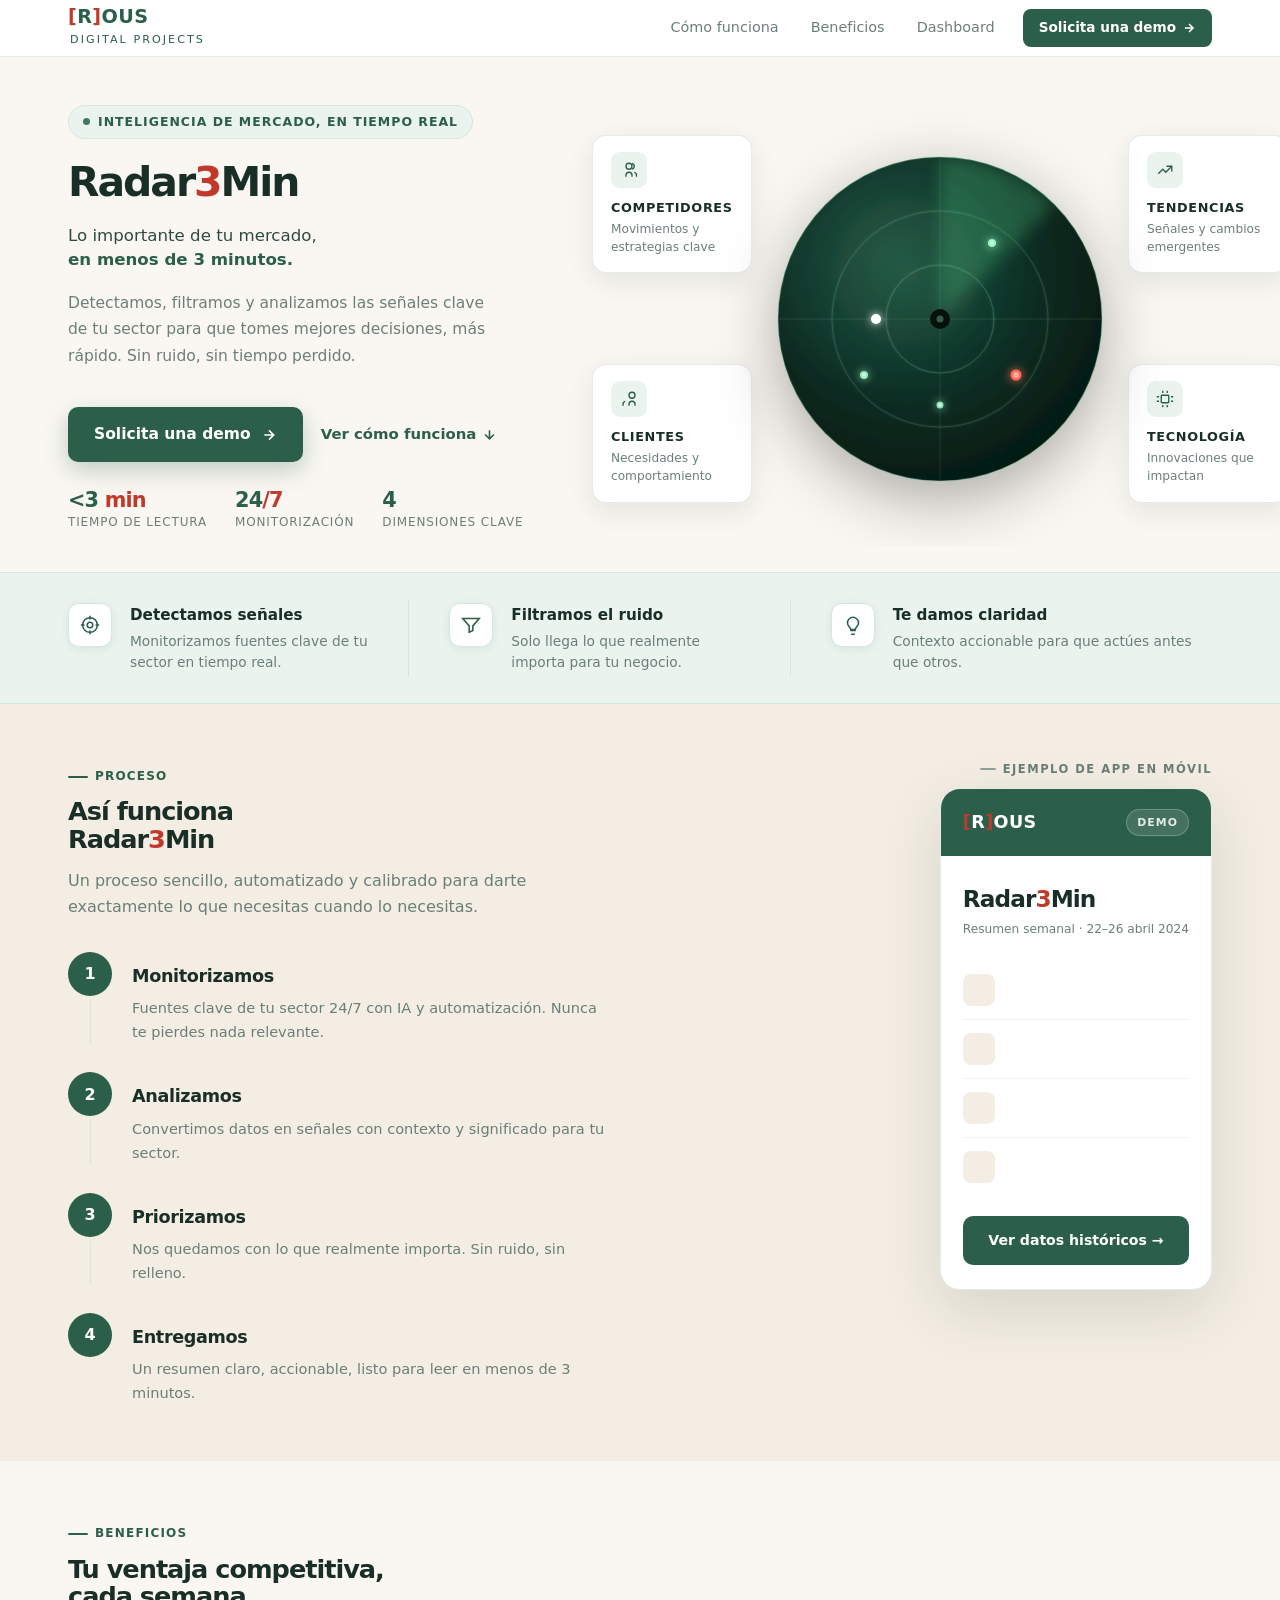
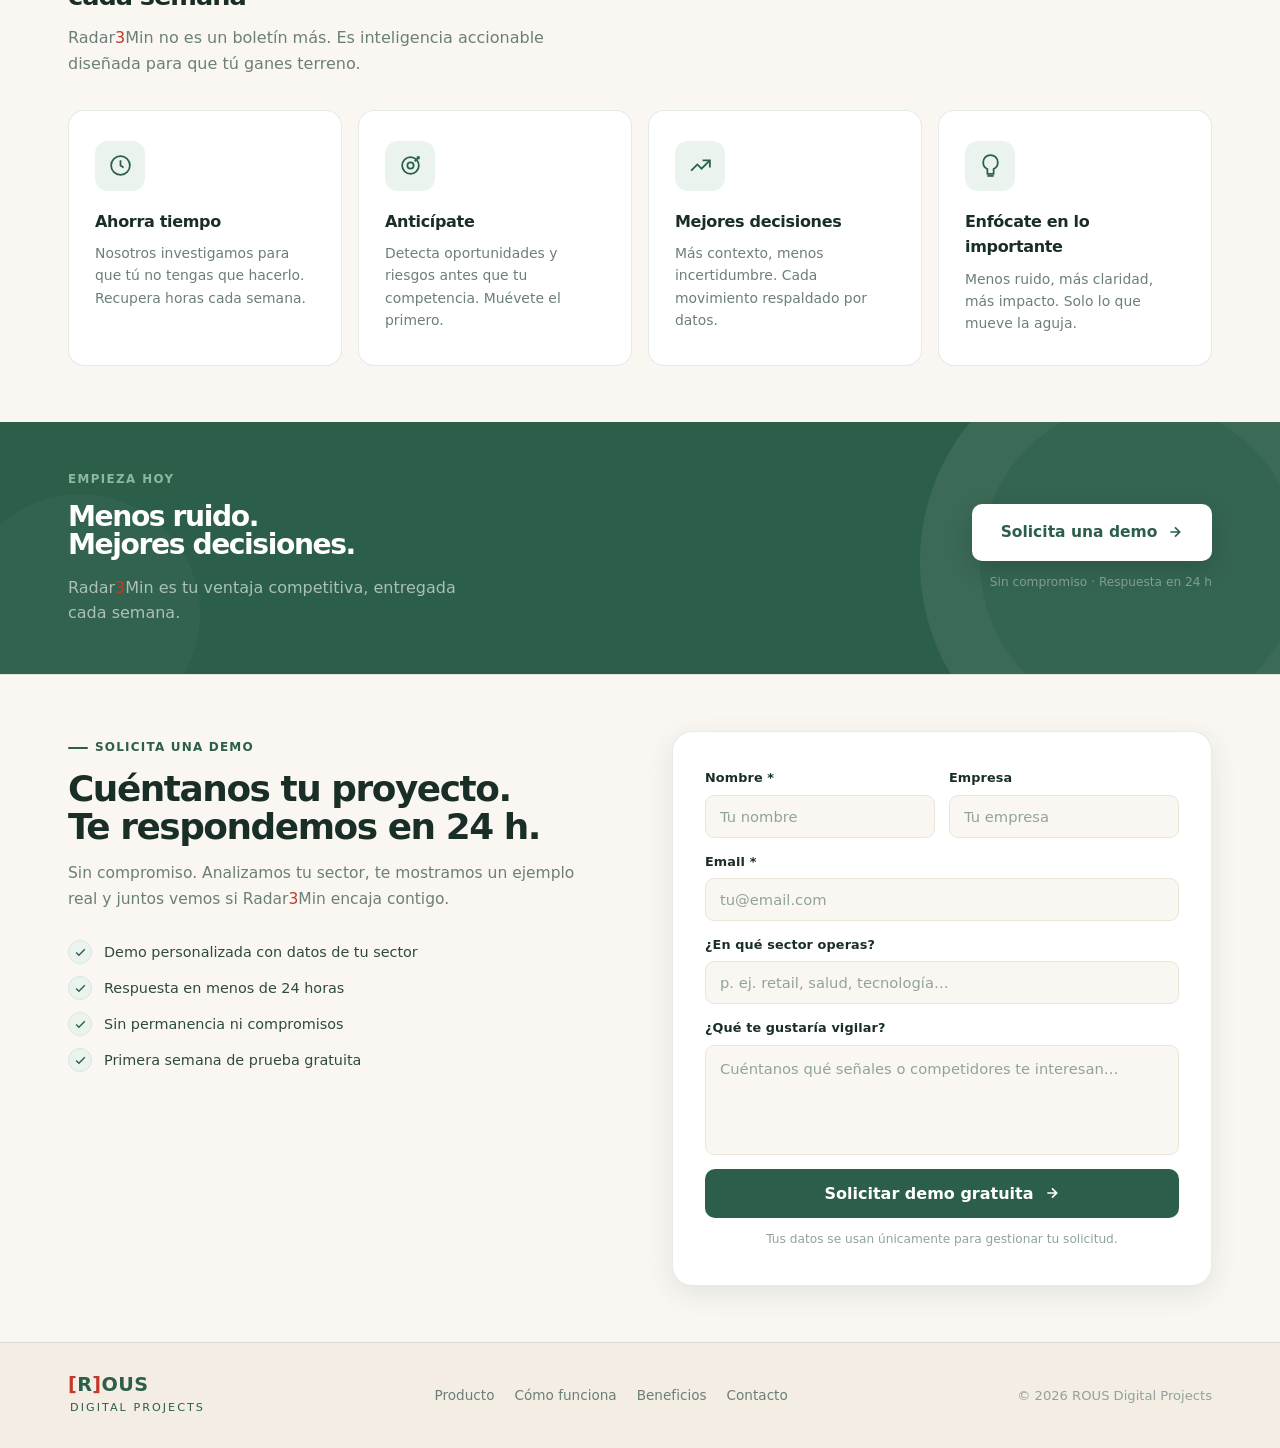
<file: index.html>
<!DOCTYPE html>
<html lang="es">
<head>
  <meta charset="UTF-8" />
  <meta name="viewport" content="width=device-width, initial-scale=1.0" />
  <title>Radar3Min | ROUS Digital Projects</title>
  <link rel="icon" href="/favicon.ico" sizes="32x32" />
  <link rel="icon" href="/favicon.svg" type="image/svg+xml" />
  <link rel="apple-touch-icon" href="/apple-touch-icon.png" />
  <style>
    :root {
      --sage-dark:  #2c5f4a;
      --sage:       #3d7a60;
      --sage-mid:   #5a9478;
      --sage-light: #8bb8a0;
      --sage-pale:  #d4e8de;
      --sage-ghost: #eaf3ee;

      --red:        #c0392b;
      --red-soft:   #e05a4e;

      --cream:      #faf7f2;
      --cream2:     #f3ede3;
      --cream3:     #ece5d8;
      --cream4:     #e4dccb;

      --ink:        #1a2e28;
      --ink2:       #2e4a40;
      --muted:      #6b7f78;
      --muted2:     #8fa39b;

      --line:       rgba(44,95,74,0.12);
      --line2:      rgba(44,95,74,0.07);

      --shadow-sm:  0 2px 10px rgba(28,50,42,0.07);
      --shadow-md:  0 8px 28px rgba(28,50,42,0.10);
      --shadow-lg:  0 20px 60px rgba(28,50,42,0.13);
    }

    * { box-sizing: border-box; margin: 0; padding: 0; }
    html { scroll-behavior: smooth; }

    body {
      font-family: Inter, system-ui, -apple-system, "Segoe UI", sans-serif;
      color: var(--ink);
      background: var(--cream);
      line-height: 1.6;
      -webkit-font-smoothing: antialiased;
    }

    a { color: inherit; text-decoration: none; }
    img { display: block; max-width: 100%; }

    .container {
      width: min(1160px, 92%);
      margin: 0 auto;
    }

    /* ── BRAND ── */
    .brand-wrap {
      display: inline-flex;
      flex-direction: column;
      gap: 4px;
      text-decoration: none;
    }

    .brand-name {
      display: flex;
      align-items: baseline;
      gap: 0;
      font-size: 1.2rem;
      font-weight: 700;
      letter-spacing: 0.02em;
      line-height: 1;
    }

    .brand-bracket {
      color: var(--red);
      font-weight: 700;
    }

    .brand-letter {
      color: var(--sage-dark);
      font-weight: 600;
    }

    .brand-ous {
      color: var(--sage-dark);
      font-weight: 700;
    }

    .brand-name {
      color: var(--sage-dark);
    }

    .brand-sub {
      font-size: 0.7rem;
      letter-spacing: 0.18em;
      text-transform: uppercase;
      margin-left: 2px;
      font-weight: 500;
      color: var(--sage-dark);
    }


    /* ── HEADER ── */
    header {
      background: white;
      border-bottom: 1px solid var(--line);
      position: sticky;
      top: 0;
      z-index: 100;
    }

    .header-inner {
      display: flex;
      align-items: center;
      justify-content: space-between;
      gap: 24px;
      padding: 0;
      height: 56px;
    }

    nav {
      display: flex;
      align-items: center;
      gap: 4px;
    }

    nav a:not(.nav-cta) {
      color: var(--muted);
      font-size: 0.9rem;
      font-weight: 500;
      padding: 8px 14px;
      border-radius: 8px;
      transition: color 0.18s, background 0.18s;
    }

    nav a:not(.nav-cta):hover {
      color: var(--ink);
      background: var(--cream2);
    }

    .nav-cta {
      background: var(--sage-dark);
      color: white;
      font-size: 0.88rem;
      font-weight: 600;
      padding: 10px 20px;
      border-radius: 8px;
      margin-left: 10px;
      display: inline-flex;
      align-items: center;
      gap: 8px;
      transition: background 0.18s, transform 0.15s;
    }

    .nav-cta:hover {
      background: var(--sage);
      transform: translateY(-1px);
    }

    /* ── HERO ── */
    .hero {
      background: var(--cream);
      padding: 48px 0 40px;
    }

    .hero-grid {
      display: grid;
      grid-template-columns: 1fr 1fr;
      gap: 56px;
      align-items: center;
    }

    .hero-pill {
      display: inline-flex;
      align-items: center;
      gap: 8px;
      background: var(--sage-ghost);
      border: 1px solid var(--sage-pale);
      color: var(--sage-dark);
      font-size: 0.78rem;
      font-weight: 600;
      letter-spacing: 0.08em;
      text-transform: uppercase;
      padding: 6px 14px;
      border-radius: 999px;
      margin-bottom: 24px;
    }

    .dot-pulse {
      width: 7px;
      height: 7px;
      border-radius: 50%;
      background: var(--sage);
      animation: pulse-dot 2.2s ease-in-out infinite;
    }

    @keyframes pulse-dot {
      0%, 100% { opacity: 1; transform: scale(1); }
      50%       { opacity: 0.4; transform: scale(0.8); }
    }

    h1 {
      font-size: clamp(1.9rem, 3.2vw, 2.8rem);
      font-weight: 800;
      letter-spacing: -0.05em;
      line-height: 0.95;
      color: var(--ink);
      margin-bottom: 22px;
    }

    h1 .accent { color: var(--red); }

    .hero-tagline {
      font-size: clamp(1rem, 1.3vw, 1.15rem);
      color: var(--ink2);
      font-weight: 400;
      line-height: 1.45;
      max-width: 460px;
      margin-bottom: 18px;
    }

    .hero-tagline strong { font-weight: 700; color: var(--sage-dark); }

    .hero-copy {
      font-size: 0.97rem;
      color: var(--muted);
      max-width: 420px;
      margin-bottom: 38px;
      line-height: 1.7;
    }

    .hero-actions {
      display: flex;
      align-items: center;
      gap: 18px;
      flex-wrap: wrap;
      margin-bottom: 28px;
    }

    .btn-primary {
      background: var(--sage-dark);
      color: white;
      padding: 15px 26px;
      border-radius: 10px;
      font-weight: 700;
      font-size: 0.97rem;
      display: inline-flex;
      align-items: center;
      gap: 10px;
      box-shadow: 0 8px 24px rgba(44,95,74,0.28);
      transition: background 0.18s, transform 0.15s, box-shadow 0.18s;
    }

    .btn-primary:hover {
      background: var(--sage);
      transform: translateY(-2px);
      box-shadow: 0 14px 32px rgba(44,95,74,0.34);
    }

    .btn-text {
      color: var(--sage-dark);
      font-weight: 600;
      font-size: 0.93rem;
      display: inline-flex;
      align-items: center;
      gap: 6px;
      transition: gap 0.18s;
    }

    .btn-text:hover { gap: 10px; }

    .hero-trust {
      display: flex;
      gap: 28px;
      flex-wrap: wrap;
    }

    .trust-item {
      display: flex;
      flex-direction: column;
      gap: 2px;
    }

    .trust-value {
      font-size: 1.3rem;
      font-weight: 800;
      color: var(--sage-dark);
      letter-spacing: -0.04em;
      line-height: 1;
    }

    .trust-value .accent { color: var(--red); }

    .trust-label {
      font-size: 0.75rem;
      color: var(--muted);
      text-transform: uppercase;
      letter-spacing: 0.07em;
      font-weight: 500;
    }

    /* ── RADAR SVG ── */
    .radar-side {
      display: flex;
      align-items: center;
      justify-content: center;
    }

    .radar-scene {
      position: relative;
      width: 340px;
      height: 340px;
    }

    .rd {
      position: absolute;
      inset: 0;
      width: 100%;
      height: 100%;
      overflow: visible;
    }

    .rd-sweep {
      transform-origin: 170px 170px;
      animation: rdSpin 5.5s linear infinite;
    }

    @keyframes rdSpin {
      from { transform: rotate(0deg); }
      to   { transform: rotate(360deg); }
    }

    .blip-glow {
      transform-box: fill-box;
      transform-origin: center;
      animation: blipBreath 3.5s ease-in-out infinite;
      animation-delay: var(--delay, 0s);
    }

    @keyframes blipBreath {
      0%, 100% { opacity: 0.6;  transform: scale(0.9); }
      50%       { opacity: 1;   transform: scale(1.18); }
    }

    /* floating label cards around radar */
    .rcard {
      position: absolute;
      background: white;
      border: 1px solid var(--line);
      border-radius: 14px;
      padding: 16px 18px;
      width: 160px;
      box-shadow: var(--shadow-md);
      transition: transform 0.25s ease, box-shadow 0.25s ease;
    }

    .rcard:hover {
      transform: translateY(-4px);
      box-shadow: var(--shadow-lg);
    }

    .rcard-icon {
      width: 36px;
      height: 36px;
      border-radius: 9px;
      background: var(--sage-ghost);
      display: grid;
      place-items: center;
      margin-bottom: 10px;
      color: var(--sage-dark);
    }

    .rcard-icon svg { width: 18px; height: 18px; stroke-width: 1.8; }

    .rcard strong {
      display: block;
      font-size: 0.8rem;
      font-weight: 700;
      color: var(--ink);
      margin-bottom: 3px;
      text-transform: uppercase;
      letter-spacing: 0.05em;
    }

    .rcard p {
      font-size: 0.76rem;
      color: var(--muted);
      line-height: 1.45;
    }

    .rcard.tl { top: -14px;  left: -178px; }
    .rcard.tr { top: -14px;  right: -178px; }
    .rcard.bl { bottom: -14px; left: -178px; }
    .rcard.br { bottom: -14px; right: -178px; }

    /* ── STRIP ── */
    .strip {
      background: var(--sage-ghost);
      border-top: 1px solid var(--sage-pale);
      border-bottom: 1px solid var(--sage-pale);
      padding: 26px 0;
    }

    .strip-grid {
      display: grid;
      grid-template-columns: repeat(3, 1fr);
      gap: 0;
    }

    .strip-item {
      display: flex;
      align-items: flex-start;
      gap: 18px;
      padding: 4px 40px 4px 0;
      border-right: 1px solid var(--sage-pale);
      margin-right: 40px;
    }

    .strip-item:last-child {
      border-right: 0;
      margin-right: 0;
      padding-right: 0;
    }

    .strip-icon {
      width: 44px;
      height: 44px;
      border-radius: 11px;
      background: white;
      border: 1px solid var(--sage-pale);
      display: grid;
      place-items: center;
      flex: 0 0 44px;
      color: var(--sage-dark);
      box-shadow: var(--shadow-sm);
    }

    .strip-icon svg { width: 22px; height: 22px; stroke-width: 1.7; }

    .strip-text strong {
      display: block;
      font-size: 0.95rem;
      font-weight: 700;
      color: var(--ink);
      margin-bottom: 4px;
    }

    .strip-text p {
      font-size: 0.86rem;
      color: var(--muted);
      line-height: 1.5;
    }

    /* ── SECTION BASE ── */
    .section {
      padding: 56px 0;
    }

    .section.tinted {
      background: var(--cream2);
    }

    .tag {
      display: inline-flex;
      align-items: center;
      gap: 7px;
      font-size: 0.75rem;
      font-weight: 700;
      text-transform: uppercase;
      letter-spacing: 0.1em;
      color: var(--sage-dark);
      margin-bottom: 12px;
    }

    .tag::before {
      content: "";
      width: 20px;
      height: 2px;
      background: var(--sage-dark);
      border-radius: 2px;
      flex: 0 0 20px;
    }

    h2.s-title {
      font-size: clamp(1.3rem, 2vw, 1.75rem);
      font-weight: 800;
      letter-spacing: -0.04em;
      line-height: 1.08;
      color: var(--ink);
      margin-bottom: 14px;
    }

    .s-sub {
      font-size: 1rem;
      color: var(--muted);
      max-width: 500px;
      margin-bottom: 32px;
      line-height: 1.65;
    }

    /* ── HOW ── */
    .how-layout {
      display: grid;
      grid-template-columns: 1fr 1fr;
      gap: 64px;
      align-items: start;
    }

    .steps {
      display: flex;
      flex-direction: column;
      gap: 0;
    }

    .step {
      display: flex;
      gap: 20px;
      padding-bottom: 28px;
    }

    .step:last-child { padding-bottom: 0; }

    .step-col {
      display: flex;
      flex-direction: column;
      align-items: center;
      gap: 0;
      flex: 0 0 44px;
    }

    .step-num {
      width: 44px;
      height: 44px;
      border-radius: 50%;
      background: var(--sage-dark);
      color: white;
      display: grid;
      place-items: center;
      font-size: 1rem;
      font-weight: 800;
      flex: 0 0 44px;
      position: relative;
      z-index: 1;
    }

    .step-connector {
      width: 1px;
      flex: 1;
      min-height: 20px;
      background: var(--sage-pale);
      margin-top: 4px;
    }

    .step:last-child .step-connector { display: none; }

    .step-content {
      padding-top: 10px;
    }

    .step-content h3 {
      font-size: 1.1rem;
      font-weight: 700;
      color: var(--ink);
      margin-bottom: 6px;
      letter-spacing: -0.02em;
    }

    .step-content p {
      font-size: 0.91rem;
      color: var(--muted);
      line-height: 1.65;
    }

    /* ── REPORT CARD ── */
    .report-card {
      background: white;
      border-radius: 20px;
      border: 1px solid var(--line);
      box-shadow: var(--shadow-lg);
      overflow: hidden;
      max-width: 300px;
      margin-left: auto;
    }

    .rc-head {
      background: var(--sage-dark);
      padding: 20px 22px;
      display: flex;
      align-items: center;
      justify-content: space-between;
    }

    /* brand inside card: override to small size */
    .rc-head .brand-name { font-size: 1.1rem; }

    /* wrapper for card + label above */
    .report-card-wrapper {
      display: flex;
      flex-direction: column;
      align-items: flex-end;
      gap: 10px;
    }

    .rc-section-label {
      font-size: 0.72rem;
      font-weight: 700;
      text-transform: uppercase;
      letter-spacing: 0.13em;
      color: var(--muted);
      display: flex;
      align-items: center;
      gap: 7px;
    }

    .rc-section-label::before {
      content: "";
      width: 16px;
      height: 1.5px;
      background: var(--muted2);
      border-radius: 2px;
    }

    .rc-badge {
      background: rgba(255,255,255,0.12);
      border: 1px solid rgba(255,255,255,0.22);
      color: rgba(255,255,255,0.85);
      font-size: 0.68rem;
      font-weight: 700;
      letter-spacing: 0.1em;
      text-transform: uppercase;
      padding: 4px 10px;
      border-radius: 999px;
    }

    .rc-body { padding: 24px 22px; }

    .rc-title {
      font-size: 1.45rem;
      font-weight: 800;
      letter-spacing: -0.04em;
      color: var(--ink);
      margin-bottom: 2px;
    }

    .rc-title .accent { color: var(--red); }

    .rc-date {
      font-size: 0.76rem;
      color: var(--muted);
      margin-bottom: 22px;
      display: block;
    }

    .rc-row {
      display: flex;
      gap: 13px;
      padding: 13px 0;
      border-bottom: 1px solid var(--line2);
    }

    .rc-row:last-of-type { border-bottom: 0; }

    .rc-ico {
      width: 32px;
      height: 32px;
      border-radius: 8px;
      background: var(--cream2);
      flex: 0 0 32px;
      display: grid;
      place-items: center;
      color: var(--sage-dark);
    }

    .rc-ico svg { width: 16px; height: 16px; stroke-width: 1.8; }

    .rc-lbl {
      font-size: 0.73rem;
      font-weight: 700;
      text-transform: uppercase;
      letter-spacing: 0.07em;
      color: var(--ink);
      margin-bottom: 2px;
    }

    .rc-desc {
      font-size: 0.82rem;
      color: var(--muted);
      line-height: 1.45;
    }

    .rc-btn {
      display: flex;
      align-items: center;
      justify-content: center;
      gap: 8px;
      background: var(--sage-dark);
      color: white;
      font-weight: 700;
      font-size: 0.88rem;
      padding: 13px 18px;
      border-radius: 10px;
      margin-top: 20px;
      transition: background 0.18s;
    }

    .rc-btn:hover { background: var(--sage); }

    /* ── SECTOR SELECTOR ── */
    .sector-selector {
      display: flex;
      flex-wrap: wrap;
      gap: 10px;
      justify-content: center;
      margin-bottom: 32px;
    }

    .sector-btn {
      background: white;
      border: 1.5px solid var(--line);
      border-radius: 40px;
      padding: 10px 20px;
      font-size: 0.9rem;
      font-weight: 500;
      color: var(--muted);
      cursor: pointer;
      transition: all 0.2s;
      font-family: inherit;
    }

    .sector-btn:hover {
      border-color: var(--sage-dark);
      color: var(--sage-dark);
    }

    .sector-btn.active {
      background: var(--sage-dark);
      border-color: var(--sage-dark);
      color: white;
      font-weight: 600;
    }

    /* ── BENEFITS ── */
    .benefits-grid {
      display: grid;
      grid-template-columns: repeat(4, 1fr);
      gap: 16px;
    }

    .benefit {
      background: white;
      border: 1px solid var(--line);
      border-radius: 16px;
      padding: 30px 26px;
      transition: box-shadow 0.22s, transform 0.22s;
    }

    .benefit:hover {
      box-shadow: var(--shadow-md);
      transform: translateY(-3px);
    }

    .benefit-ico {
      width: 50px;
      height: 50px;
      border-radius: 13px;
      background: var(--sage-ghost);
      display: grid;
      place-items: center;
      margin-bottom: 18px;
      color: var(--sage-dark);
    }

    .benefit-ico svg { width: 25px; height: 25px; stroke-width: 1.7; }

    .benefit h3 {
      font-size: 1rem;
      font-weight: 700;
      color: var(--ink);
      margin-bottom: 8px;
      letter-spacing: -0.02em;
    }

    .benefit p {
      font-size: 0.87rem;
      color: var(--muted);
      line-height: 1.6;
    }

    /* ── CTA ── */
    .cta-band {
      background: var(--sage-dark);
      padding: 48px 0;
      position: relative;
      overflow: hidden;
    }

    .cta-band::before {
      content: "";
      position: absolute;
      right: -80px;
      top: -80px;
      width: 320px;
      height: 320px;
      border-radius: 50%;
      background: rgba(255,255,255,0.04);
      border: 60px solid rgba(255,255,255,0.035);
    }

    .cta-band::after {
      content: "";
      position: absolute;
      left: -40px;
      bottom: -60px;
      width: 240px;
      height: 240px;
      border-radius: 50%;
      background: rgba(255,255,255,0.025);
    }

    .cta-inner {
      position: relative;
      z-index: 1;
      display: grid;
      grid-template-columns: 1fr auto;
      gap: 56px;
      align-items: center;
    }

    .cta-tag {
      font-size: 0.74rem;
      font-weight: 700;
      letter-spacing: 0.12em;
      text-transform: uppercase;
      color: var(--sage-light);
      margin-bottom: 14px;
    }

    .cta-band h2 {
      font-size: clamp(1.4rem, 2.2vw, 2rem);
      font-weight: 800;
      letter-spacing: -0.05em;
      line-height: 1;
      color: white;
      margin-bottom: 16px;
    }

    .cta-band > .cta-inner > div > p {
      font-size: 1rem;
      color: rgba(255,255,255,0.6);
      max-width: 400px;
      line-height: 1.6;
    }

    .cta-right {
      display: flex;
      flex-direction: column;
      gap: 12px;
      align-items: flex-end;
      flex: 0 0 auto;
    }

    .btn-white {
      background: white;
      color: var(--sage-dark);
      font-weight: 700;
      font-size: 0.97rem;
      padding: 16px 28px;
      border-radius: 10px;
      display: inline-flex;
      align-items: center;
      gap: 10px;
      min-width: 240px;
      justify-content: center;
      box-shadow: 0 8px 24px rgba(0,0,0,0.14);
      transition: transform 0.15s, box-shadow 0.15s;
    }

    .btn-white:hover {
      transform: translateY(-2px);
      box-shadow: 0 14px 32px rgba(0,0,0,0.2);
    }

    .cta-note {
      font-size: 0.76rem;
      color: rgba(255,255,255,0.38);
    }

    /* ── FOOTER ── */
    footer {
      background: var(--cream2);
      border-top: 1px solid var(--line);
      padding: 32px 0;
    }

    .footer-inner {
      display: flex;
      align-items: center;
      justify-content: space-between;
      gap: 24px;
      flex-wrap: wrap;
    }

    .footer-links {
      display: flex;
      gap: 20px;
    }

    .footer-links a {
      font-size: 0.85rem;
      color: var(--muted);
      transition: color 0.18s;
    }

    .footer-links a:hover { color: var(--ink); }

    .footer-copy {
      font-size: 0.82rem;
      color: var(--muted2);
    }

    /* ── DEMO FORM ── */
    .demo-section {
      background: var(--cream);
      border-top: 1px solid var(--line);
    }

    .demo-inner {
      display: grid;
      grid-template-columns: 1fr 1fr;
      gap: 64px;
      align-items: start;
    }

    .demo-left h2 {
      font-size: clamp(1.7rem, 2.8vw, 2.3rem);
      font-weight: 800;
      letter-spacing: -0.04em;
      line-height: 1.08;
      color: var(--ink);
      margin-bottom: 14px;
    }

    .demo-left p {
      font-size: 0.97rem;
      color: var(--muted);
      line-height: 1.65;
      margin-bottom: 28px;
    }

    .demo-perks {
      display: flex;
      flex-direction: column;
      gap: 12px;
    }

    .demo-perk {
      display: flex;
      align-items: center;
      gap: 12px;
      font-size: 0.9rem;
      color: var(--ink2);
    }

    .perk-check {
      width: 24px;
      height: 24px;
      border-radius: 50%;
      background: var(--sage-ghost);
      border: 1px solid var(--sage-pale);
      display: grid;
      place-items: center;
      flex: 0 0 24px;
      color: var(--sage-dark);
    }

    .perk-check svg { width: 13px; height: 13px; stroke-width: 2.5; }

    /* form */
    .demo-form {
      background: white;
      border: 1px solid var(--line);
      border-radius: 20px;
      padding: 36px 32px;
      box-shadow: var(--shadow-md);
    }

    .form-row {
      display: grid;
      grid-template-columns: 1fr 1fr;
      gap: 14px;
    }

    .form-group {
      display: flex;
      flex-direction: column;
      gap: 6px;
      margin-bottom: 14px;
    }

    .form-group.full { grid-column: 1 / -1; }

    .form-label {
      font-size: 0.8rem;
      font-weight: 600;
      color: var(--ink);
      letter-spacing: 0.01em;
    }

    .form-input,
    .form-textarea {
      width: 100%;
      padding: 12px 14px;
      border: 1.5px solid var(--cream3);
      border-radius: 9px;
      font-size: 0.92rem;
      font-family: inherit;
      color: var(--ink);
      background: var(--cream);
      outline: none;
      transition: border-color 0.18s, background 0.18s;
      resize: none;
    }

    .form-input::placeholder,
    .form-textarea::placeholder { color: var(--muted2); }

    .form-input:focus,
    .form-textarea:focus {
      border-color: var(--sage-mid);
      background: white;
    }

    .form-textarea { height: 110px; line-height: 1.55; }

    .form-submit {
      width: 100%;
      background: var(--sage-dark);
      color: white;
      border: none;
      padding: 15px 24px;
      border-radius: 10px;
      font-size: 1rem;
      font-weight: 700;
      font-family: inherit;
      cursor: pointer;
      display: flex;
      align-items: center;
      justify-content: center;
      gap: 10px;
      margin-top: 6px;
      transition: background 0.18s, transform 0.15s;
    }

    .form-submit:hover {
      background: var(--sage);
      transform: translateY(-1px);
    }

    .form-note {
      text-align: center;
      font-size: 0.76rem;
      color: var(--muted2);
      margin-top: 12px;
    }

    @media (max-width: 860px) {
      .demo-inner { grid-template-columns: 1fr; gap: 36px; }
    }

    @media (max-width: 580px) {
      .demo-form { padding: 24px 20px; }
      .form-row { grid-template-columns: 1fr; }
    }

    /* ── FADE IN ── */
    .fade {
      opacity: 0;
      transform: translateY(20px);
      transition: opacity 0.55s ease, transform 0.55s ease;
    }

    .fade.in {
      opacity: 1;
      transform: none;
    }

    .fade.d1 { transition-delay: 0.1s; }
    .fade.d2 { transition-delay: 0.2s; }
    .fade.d3 { transition-delay: 0.3s; }
    .fade.d4 { transition-delay: 0.4s; }

    /* ── RESPONSIVE ── */
    @media (max-width: 1080px) {
      .rcard { display: none; }
    }

    @media (max-width: 860px) {
      nav a:not(.nav-cta) { display: none; }

      .hero-grid,
      .how-layout,
      .cta-inner { grid-template-columns: 1fr; }

      .hero-grid { gap: 44px; }

      .radar-side { justify-content: flex-start; }

      .strip-grid { grid-template-columns: 1fr; }
      .strip-item {
        border-right: 0;
        border-bottom: 1px solid var(--sage-pale);
        padding: 0 0 24px;
        margin: 0 0 24px;
      }
      .strip-item:last-child { border-bottom: 0; margin-bottom: 0; padding-bottom: 0; }

      .benefits-grid { grid-template-columns: 1fr 1fr; }

      .report-card { margin: 0; max-width: 100%; }

      .cta-right { align-items: stretch; }
      .btn-white { min-width: auto; }
    }

    @media (max-width: 580px) {
      .hero { padding: 56px 0 52px; }
      .section { padding: 60px 0; }
      .benefits-grid { grid-template-columns: 1fr; }
      .footer-inner { flex-direction: column; align-items: flex-start; }
      .radar-scene { width: 280px; height: 280px; }
    }
  </style>
  <link rel="stylesheet" href="./css/header.css">
</head>
<body>

<!-- HEADER -->
<div id="site-header"></div>
<script src="./js/header.js"></script>

<!-- HERO -->
<section class="hero" id="que-es">
  <div class="container hero-grid">

    <!-- copy -->
    <div>
      <div class="hero-pill">
        <span class="dot-pulse"></span>
        Inteligencia de mercado, en tiempo real
      </div>

      <h1>Radar<span class="accent">3</span>Min</h1>

      <p class="hero-tagline">
        Lo importante de tu mercado,<br>
        <strong>en menos de 3 minutos.</strong>
      </p>

      <p class="hero-copy">
        Detectamos, filtramos y analizamos las señales clave de tu sector para que tomes mejores decisiones, más rápido. Sin ruido, sin tiempo perdido.
      </p>

      <div class="hero-actions">
        <a class="btn-primary" href="#demo">
          Solicita una demo
          <svg width="16" height="16" viewBox="0 0 24 24" fill="none" stroke="currentColor" stroke-width="2.5"><path d="M5 12h14M12 5l7 7-7 7"/></svg>
        </a>
        <a class="btn-text" href="#como-funciona">
          Ver cómo funciona
          <svg width="15" height="15" viewBox="0 0 24 24" fill="none" stroke="currentColor" stroke-width="2.5"><path d="M12 5v14M5 12l7 7 7-7"/></svg>
        </a>
      </div>

      <div class="hero-trust">
        <div class="trust-item">
          <div class="trust-value">&lt;3<span class="accent"> min</span></div>
          <div class="trust-label">Tiempo de lectura</div>
        </div>
        <div class="trust-item">
          <div class="trust-value">24<span class="accent">/7</span></div>
          <div class="trust-label">Monitorización</div>
        </div>
        <div class="trust-item">
          <div class="trust-value">4</div>
          <div class="trust-label">Dimensiones clave</div>
        </div>
      </div>
    </div>

    <!-- radar -->
    <div class="radar-side">
      <div class="radar-scene">

        <!-- floating cards (hidden on small screens) -->
        <div class="rcard tl">
          <div class="rcard-icon">
            <svg viewBox="0 0 24 24" fill="none" stroke="currentColor"><path d="M16 21v-2a4 4 0 0 0-8 0v2"/><circle cx="12" cy="7" r="4"/><path d="M22 21v-2a4 4 0 0 0-3-3.87M16 3.13a4 4 0 0 1 0 7.75"/></svg>
          </div>
          <strong>Competidores</strong>
          <p>Movimientos y estrategias clave</p>
        </div>

        <div class="rcard tr">
          <div class="rcard-icon">
            <svg viewBox="0 0 24 24" fill="none" stroke="currentColor"><path d="M3 17l6-6 4 4 8-8"/><path d="M14 7h7v7"/></svg>
          </div>
          <strong>Tendencias</strong>
          <p>Señales y cambios emergentes</p>
        </div>

        <div class="rcard bl">
          <div class="rcard-icon">
            <svg viewBox="0 0 24 24" fill="none" stroke="currentColor"><path d="M20 21v-2a4 4 0 0 0-8 0v2"/><circle cx="16" cy="7" r="4"/><path d="M4 21v-2a4 4 0 0 1 3-3.87"/></svg>
          </div>
          <strong>Clientes</strong>
          <p>Necesidades y comportamiento</p>
        </div>

        <div class="rcard br">
          <div class="rcard-icon">
            <svg viewBox="0 0 24 24" fill="none" stroke="currentColor"><rect x="7" y="7" width="10" height="10" rx="1"/><path d="M9 1v3M15 1v3M9 20v3M15 20v3M20 9h3M20 15h3M1 9h3M1 15h3"/></svg>
          </div>
          <strong>Tecnología</strong>
          <p>Innovaciones que impactan</p>
        </div>

        <!-- radar SVG – dark sonar style -->
        <svg class="rd" viewBox="0 0 340 340" xmlns="http://www.w3.org/2000/svg">
          <defs>
            <!-- dark green disc, lighter off-centre for depth -->
            <radialGradient id="rdBg" cx="40%" cy="36%" r="68%">
              <stop offset="0%"   stop-color="#1b4d3a"/>
              <stop offset="48%"  stop-color="#0d3228"/>
              <stop offset="100%" stop-color="#051910"/>
            </radialGradient>

            <!-- subtle specular gloss top-left -->
            <radialGradient id="rdSpec" cx="32%" cy="27%" r="46%">
              <stop offset="0%"   stop-color="rgba(140,230,185,0.11)"/>
              <stop offset="100%" stop-color="rgba(140,230,185,0)"/>
            </radialGradient>

            <clipPath id="rdClip">
              <circle cx="170" cy="170" r="162"/>
            </clipPath>

            <filter id="rdShadow" x="-20%" y="-20%" width="140%" height="140%">
              <feDropShadow dx="0" dy="18" stdDeviation="32" flood-color="#000" flood-opacity="0.32"/>
            </filter>

            <!-- ring soft glow -->
            <filter id="ringGlow" x="-8%" y="-8%" width="116%" height="116%">
              <feGaussianBlur stdDeviation="1.2" result="b"/>
              <feMerge><feMergeNode in="b"/><feMergeNode in="SourceGraphic"/></feMerge>
            </filter>

            <!-- sweep sector blur -->
            <filter id="sweepBlur" x="-25%" y="-25%" width="150%" height="150%">
              <feGaussianBlur stdDeviation="8"/>
            </filter>

            <!-- leading edge bright glow -->
            <filter id="edgeGlow" x="-200%" y="-10%" width="500%" height="120%">
              <feGaussianBlur stdDeviation="3" result="b"/>
              <feMerge><feMergeNode in="b"/><feMergeNode in="SourceGraphic"/></feMerge>
            </filter>

            <!-- blip point glow -->
            <filter id="blipGlow" x="-200%" y="-200%" width="500%" height="500%">
              <feGaussianBlur stdDeviation="4.5" result="b"/>
              <feMerge><feMergeNode in="b"/><feMergeNode in="SourceGraphic"/></feMerge>
            </filter>

            <!-- red blip glow -->
            <filter id="redGlow" x="-200%" y="-200%" width="500%" height="500%">
              <feGaussianBlur stdDeviation="5" result="b"/>
              <feMerge><feMergeNode in="b"/><feMergeNode in="SourceGraphic"/></feMerge>
            </filter>
          </defs>

          <!-- disc base -->
          <circle cx="170" cy="170" r="162" fill="url(#rdBg)" filter="url(#rdShadow)"/>

          <!-- clipped interior -->
          <g clip-path="url(#rdClip)">
            <!-- gloss overlay -->
            <circle cx="170" cy="170" r="162" fill="url(#rdSpec)"/>

            <!-- concentric rings -->
            <circle cx="170" cy="170" r="54"  fill="none" stroke="rgba(160,225,190,0.2)"  stroke-width="1" filter="url(#ringGlow)"/>
            <circle cx="170" cy="170" r="108" fill="none" stroke="rgba(160,225,190,0.16)" stroke-width="1" filter="url(#ringGlow)"/>

            <!-- crosshair: H + V only, very subtle -->
            <line x1="8"   y1="170" x2="332" y2="170" stroke="rgba(160,225,190,0.13)" stroke-width="1"/>
            <line x1="170" y1="8"   x2="170" y2="332" stroke="rgba(160,225,190,0.13)" stroke-width="1"/>

            <!-- rotating sweep (45° sector clockwise from north) -->
            <g class="rd-sweep">
              <path d="M170,170 L170,8 A162,162 0 0,1 285,55 Z"
                    fill="rgba(80,200,130,0.28)" filter="url(#sweepBlur)"/>
              <line x1="170" y1="170" x2="170" y2="8"
                    stroke="rgba(180,255,215,0.82)" stroke-width="1.5" stroke-linecap="round"
                    filter="url(#edgeGlow)"/>
            </g>

            <!-- blip 1: bright white, mid-left -->
            <circle cx="106" cy="170" r="5"   fill="white"                    filter="url(#blipGlow)"/>
            <circle cx="106" cy="170" r="2.5" fill="white"/>

            <!-- blip 2: upper-right -->
            <circle cx="222" cy="94"  r="4"   fill="rgba(170,255,210,0.88)"  filter="url(#blipGlow)"/>
            <circle cx="222" cy="94"  r="2"   fill="rgba(200,255,225,0.95)"/>

            <!-- blip 3: lower-left -->
            <circle cx="94"  cy="226" r="4"   fill="rgba(170,255,210,0.85)"  filter="url(#blipGlow)"/>
            <circle cx="94"  cy="226" r="2"   fill="rgba(200,255,225,0.95)"/>

            <!-- blip 4: red alert, lower-right -->
            <circle cx="246" cy="226" r="5.5" fill="#ff6b58"                  filter="url(#redGlow)"/>
            <circle cx="246" cy="226" r="3"   fill="#ffaa98"/>

            <!-- blip 5: lower-centre -->
            <circle cx="170" cy="256" r="3.5" fill="rgba(170,255,210,0.8)"   filter="url(#blipGlow)"/>
            <circle cx="170" cy="256" r="1.8" fill="rgba(200,255,225,0.95)"/>

            <!-- centre dot -->
            <circle cx="170" cy="170" r="10" fill="#04120b"/>
            <circle cx="170" cy="170" r="3.5" fill="rgba(160,225,190,0.35)"/>
          </g>

          <!-- outer ring -->
          <circle cx="170" cy="170" r="162" fill="none"
                  stroke="rgba(120,200,155,0.28)" stroke-width="1.5"/>
        </svg>

      </div>
    </div>

  </div>
</section>

<!-- STRIP -->
<div class="strip">
  <div class="container strip-grid">
    <div class="strip-item fade d1">
      <div class="strip-icon">
        <svg viewBox="0 0 24 24" fill="none" stroke="currentColor"><circle cx="12" cy="12" r="8"/><circle cx="12" cy="12" r="3"/><path d="M12 2v4M12 18v4M2 12h4M18 12h4"/></svg>
      </div>
      <div class="strip-text">
        <strong>Detectamos señales</strong>
        <p>Monitorizamos fuentes clave de tu sector en tiempo real.</p>
      </div>
    </div>

    <div class="strip-item fade d2">
      <div class="strip-icon">
        <svg viewBox="0 0 24 24" fill="none" stroke="currentColor"><path d="M3 5h18l-7 8v5l-4 2v-7L3 5z"/></svg>
      </div>
      <div class="strip-text">
        <strong>Filtramos el ruido</strong>
        <p>Solo llega lo que realmente importa para tu negocio.</p>
      </div>
    </div>

    <div class="strip-item fade d3">
      <div class="strip-icon">
        <svg viewBox="0 0 24 24" fill="none" stroke="currentColor"><path d="M9 18h6M10 22h4M8 14a6 6 0 1 1 8 0c-1 1-1.5 2-1.5 3h-5c0-1-.5-2-1.5-3z"/></svg>
      </div>
      <div class="strip-text">
        <strong>Te damos claridad</strong>
        <p>Contexto accionable para que actúes antes que otros.</p>
      </div>
    </div>
  </div>
</div>

<!-- HOW IT WORKS -->
<section class="section tinted" id="como-funciona">
  <div class="container how-layout">
    <div>
      <div class="tag">Proceso</div>
      <h2 class="s-title">Así funciona<br>Radar<span class="accent">3</span>Min</h2>
      <p class="s-sub">Un proceso sencillo, automatizado y calibrado para darte exactamente lo que necesitas cuando lo necesitas.</p>

      <div class="steps">
        <div class="step fade">
          <div class="step-col">
            <div class="step-num">1</div>
            <div class="step-connector"></div>
          </div>
          <div class="step-content">
            <h3>Monitorizamos</h3>
            <p>Fuentes clave de tu sector 24/7 con IA y automatización. Nunca te pierdes nada relevante.</p>
          </div>
        </div>

        <div class="step fade d1">
          <div class="step-col">
            <div class="step-num">2</div>
            <div class="step-connector"></div>
          </div>
          <div class="step-content">
            <h3>Analizamos</h3>
            <p>Convertimos datos en señales con contexto y significado para tu sector.</p>
          </div>
        </div>

        <div class="step fade d2">
          <div class="step-col">
            <div class="step-num">3</div>
            <div class="step-connector"></div>
          </div>
          <div class="step-content">
            <h3>Priorizamos</h3>
            <p>Nos quedamos con lo que realmente importa. Sin ruido, sin relleno.</p>
          </div>
        </div>

        <div class="step fade d3">
          <div class="step-col">
            <div class="step-num">4</div>
            <div class="step-connector"></div>
          </div>
          <div class="step-content">
            <h3>Entregamos</h3>
            <p>Un resumen claro, accionable, listo para leer en menos de 3 minutos.</p>
          </div>
        </div>
      </div>
    </div>

    <!-- report card -->
    <div class="report-card-wrapper">
      <p class="rc-section-label">Ejemplo de app en móvil</p>

    <aside class="report-card fade d1" id="ejemplo">
      <div class="rc-head">
        <div class="brand-wrap brand-light">
          <span class="brand-name"><span class="brand-bracket">[</span><span class="brand-letter">R</span><span class="brand-bracket">]</span><span class="brand-ous">OUS</span></span>
        </div>
        <span class="rc-badge">Demo</span>
      </div>

      <div class="rc-body">
        <div class="rc-title">Radar<span class="accent">3</span>Min</div>
        <span class="rc-date">Resumen semanal · 22–26 abril 2024</span>

        <div class="rc-row"><div class="rc-ico" id="rc-ico-0"></div><div><div class="rc-lbl" id="rc-lbl-0"></div><div class="rc-desc" id="rc-desc-0"></div></div></div>
        <div class="rc-row"><div class="rc-ico" id="rc-ico-1"></div><div><div class="rc-lbl" id="rc-lbl-1"></div><div class="rc-desc" id="rc-desc-1"></div></div></div>
        <div class="rc-row"><div class="rc-ico" id="rc-ico-2"></div><div><div class="rc-lbl" id="rc-lbl-2"></div><div class="rc-desc" id="rc-desc-2"></div></div></div>
        <div class="rc-row"><div class="rc-ico" id="rc-ico-3"></div><div><div class="rc-lbl" id="rc-lbl-3"></div><div class="rc-desc" id="rc-desc-3"></div></div></div>

        <a class="rc-btn" href="./radar_3_min_dashboard.html">Ver datos históricos →</a>
      </div>
    </aside>
    </div><!-- /report-card-wrapper -->
  </div>
</section>

<!-- BENEFITS -->
<section class="section" id="beneficios">
  <div class="container">
    <div class="tag">Beneficios</div>
    <h2 class="s-title">Tu ventaja competitiva,<br>cada semana</h2>
    <p class="s-sub">Radar<span class="accent">3</span>Min no es un boletín más. Es inteligencia accionable diseñada para que tú ganes terreno.</p>

    <div class="benefits-grid">
      <article class="benefit fade">
        <div class="benefit-ico">
          <svg viewBox="0 0 24 24" fill="none" stroke="currentColor"><circle cx="12" cy="12" r="9"/><path d="M12 7v5l3 2"/></svg>
        </div>
        <h3>Ahorra tiempo</h3>
        <p>Nosotros investigamos para que tú no tengas que hacerlo. Recupera horas cada semana.</p>
      </article>

      <article class="benefit fade d1">
        <div class="benefit-ico">
          <svg viewBox="0 0 24 24" fill="none" stroke="currentColor"><circle cx="12" cy="12" r="8"/><circle cx="12" cy="12" r="3"/><path d="M16 8l4-4M18 4h2v2"/></svg>
        </div>
        <h3>Anticípate</h3>
        <p>Detecta oportunidades y riesgos antes que tu competencia. Muévete el primero.</p>
      </article>

      <article class="benefit fade d2">
        <div class="benefit-ico">
          <svg viewBox="0 0 24 24" fill="none" stroke="currentColor"><path d="M3 17l6-6 4 4 8-8"/><path d="M14 7h7v7"/></svg>
        </div>
        <h3>Mejores decisiones</h3>
        <p>Más contexto, menos incertidumbre. Cada movimiento respaldado por datos.</p>
      </article>

      <article class="benefit fade d3">
        <div class="benefit-ico">
          <svg viewBox="0 0 24 24" fill="none" stroke="currentColor"><path d="M12 2a7 7 0 0 0-7 7c0 2.8 1.6 5.2 4 6.3V20h6v-4.7c2.4-1.1 4-3.5 4-6.3a7 7 0 0 0-7-7z"/><path d="M9 22h6"/></svg>
        </div>
        <h3>Enfócate en lo importante</h3>
        <p>Menos ruido, más claridad, más impacto. Solo lo que mueve la aguja.</p>
      </article>
    </div>
  </div>
</section>

<!-- CTA -->
<section class="cta-band">
  <div class="container cta-inner">
    <div>
      <div class="cta-tag">Empieza hoy</div>
      <h2>Menos ruido.<br>Mejores decisiones.</h2>
      <p>Radar<span class="accent">3</span>Min es tu ventaja competitiva, entregada cada semana.</p>
    </div>

    <div class="cta-right">
      <a class="btn-white" href="#demo">
        Solicita una demo
        <svg width="16" height="16" viewBox="0 0 24 24" fill="none" stroke="currentColor" stroke-width="2.5"><path d="M5 12h14M12 5l7 7-7 7"/></svg>
      </a>
      <span class="cta-note">Sin compromiso · Respuesta en 24 h</span>
    </div>
  </div>
</section>

<!-- DEMO FORM -->
<section class="section demo-section" id="demo">
  <div class="container demo-inner">

    <div class="demo-left fade">
      <div class="tag">Solicita una demo</div>
      <h2>Cuéntanos tu proyecto.<br>Te respondemos en 24&nbsp;h.</h2>
      <p>Sin compromiso. Analizamos tu sector, te mostramos un ejemplo real y juntos vemos si Radar<span class="accent">3</span>Min encaja contigo.</p>

      <div class="demo-perks">
        <div class="demo-perk">
          <div class="perk-check">
            <svg viewBox="0 0 24 24" fill="none" stroke="currentColor"><polyline points="20 6 9 17 4 12"/></svg>
          </div>
          Demo personalizada con datos de tu sector
        </div>
        <div class="demo-perk">
          <div class="perk-check">
            <svg viewBox="0 0 24 24" fill="none" stroke="currentColor"><polyline points="20 6 9 17 4 12"/></svg>
          </div>
          Respuesta en menos de 24 horas
        </div>
        <div class="demo-perk">
          <div class="perk-check">
            <svg viewBox="0 0 24 24" fill="none" stroke="currentColor"><polyline points="20 6 9 17 4 12"/></svg>
          </div>
          Sin permanencia ni compromisos
        </div>
        <div class="demo-perk">
          <div class="perk-check">
            <svg viewBox="0 0 24 24" fill="none" stroke="currentColor"><polyline points="20 6 9 17 4 12"/></svg>
          </div>
          Primera semana de prueba gratuita
        </div>
      </div>
    </div>

    <div class="demo-form fade d1">
      <form id="demo-form" action="https://formsubmit.co/info@rosaliacontrerasmoreira.com" method="POST">
        <!-- formsubmit config -->
        <input type="hidden" name="_subject"  value="Nueva solicitud de demo · Radar3Min">
        <input type="hidden" name="_captcha"  value="false">
        <input type="hidden" name="_template" value="table">
        <!-- honeypot: los bots rellenan esto, los humanos no lo ven -->
        <input type="text" name="_honey" style="display:none" tabindex="-1" autocomplete="off">
        <input type="hidden" name="_next"     value="https://radar.rosaliacontrerasmoreira.com/gracias.html">

        <div class="form-row">
          <div class="form-group">
            <label class="form-label" for="f-nombre">Nombre *</label>
            <input class="form-input" id="f-nombre" type="text" name="nombre" placeholder="Tu nombre" required>
          </div>
          <div class="form-group">
            <label class="form-label" for="f-empresa">Empresa</label>
            <input class="form-input" id="f-empresa" type="text" name="empresa" placeholder="Tu empresa">
          </div>
        </div>

        <div class="form-group">
          <label class="form-label" for="f-email">Email *</label>
          <input class="form-input" id="f-email" type="email" name="email" placeholder="tu@email.com" required>
        </div>

        <div class="form-group">
          <label class="form-label" for="f-sector">¿En qué sector operas?</label>
          <input class="form-input" id="f-sector" type="text" name="sector" placeholder="p. ej. retail, salud, tecnología…">
        </div>

        <div class="form-group">
          <label class="form-label" for="f-mensaje">¿Qué te gustaría vigilar?</label>
          <textarea class="form-textarea" id="f-mensaje" name="mensaje" placeholder="Cuéntanos qué señales o competidores te interesan…"></textarea>
        </div>

        <button class="form-submit" type="submit">
          Solicitar demo gratuita
          <svg width="16" height="16" viewBox="0 0 24 24" fill="none" stroke="currentColor" stroke-width="2.5"><path d="M5 12h14M12 5l7 7-7 7"/></svg>
        </button>
      </form>
      <p class="form-note">Tus datos se usan únicamente para gestionar tu solicitud.</p>
    </div>

  </div>
</section>

<!-- FOOTER -->
<footer>
  <div class="container footer-inner">
    <div class="brand-wrap brand-dark">
      <span class="brand-name"><span class="brand-bracket">[</span><span class="brand-letter">R</span><span class="brand-bracket">]</span><span class="brand-ous">OUS</span></span>
      <span class="brand-sub">Digital Projects</span>
    </div>

    <div class="footer-links">
      <a href="#que-es">Producto</a>
      <a href="#como-funciona">Cómo funciona</a>
      <a href="#beneficios">Beneficios</a>
      <a href="#demo">Contacto</a>
    </div>

    <span class="footer-copy">© 2026 ROUS Digital Projects</span>
  </div>
</footer>

<script>
  const obs = new IntersectionObserver(
    entries => entries.forEach(e => { if (e.isIntersecting) e.target.classList.add('in'); }),
    { threshold: 0.12 }
  );
  document.querySelectorAll('.fade').forEach(el => obs.observe(el));

  // ── SECTOR SELECTOR ──
  const sectores = {
    inmobiliaria: {
      badge: 'Inmobiliarias',
      señales: [
        { ico: '📉', lbl: 'Mercado', desc: 'El Euríbor baja por 3er mes consecutivo: mejora el acceso a hipotecas.' },
        { ico: '🏢', lbl: 'Competidores', desc: 'Agencia rival abre 2ª oficina en tu zona con comisiones reducidas.' },
        { ico: '📋', lbl: 'Regulación', desc: 'Nueva limitación de alquiler en Madrid entra en vigor en julio.' },
        { ico: '📍', lbl: 'Tendencias', desc: 'Demanda de vivienda en periferia urbana sube un 18% este trimestre.' }
      ]
    },
    retail: {
      badge: 'Retail',
      señales: [
        { ico: '🛒', lbl: 'Competidores', desc: 'Amazon lanza categoría que compite directamente con tu producto estrella.' },
        { ico: '🌱', lbl: 'Tendencias', desc: 'Consumidores priorizan marcas sostenibles: +34% en intención de compra.' },
        { ico: '📋', lbl: 'Regulación', desc: 'Nueva normativa de devoluciones online obliga a cambios en tu política.' },
        { ico: '💸', lbl: 'Clientes', desc: 'Ticket medio cae un 8% en tu segmento de precio este mes.' }
      ]
    },
    restauracion: {
      badge: 'Restauración',
      señales: [
        { ico: '🍽️', lbl: 'Competidores', desc: 'Nueva cadena abre local a 300m con oferta similar y precios un 15% menores.' },
        { ico: '🥗', lbl: 'Tendencias', desc: 'Búsquedas de menús plant-based en tu zona han subido un 41% este mes.' },
        { ico: '📋', lbl: 'Regulación', desc: 'Cambios obligatorios en etiquetado de alérgenos desde enero 2025.' },
        { ico: '📱', lbl: 'Clientes', desc: 'Las reservas online superan ya al walk-in: el 58% reserva con al menos 2 días.' }
      ]
    },
    clinicas: {
      badge: 'Clínicas',
      señales: [
        { ico: '🏥', lbl: 'Competidores', desc: 'Nueva clínica abre a 500m con precios de captación agresivos en estética.' },
        { ico: '📋', lbl: 'Regulación', desc: 'Cambios en prescripción de tratamientos estéticos: nuevos requisitos legales.' },
        { ico: '🧬', lbl: 'Tendencias', desc: 'Medicina preventiva: +56% en consultas online en los últimos 3 meses.' },
        { ico: '⭐', lbl: 'Clientes', desc: 'El 74% de pacientes elige clínica basándose en reseñas de Google.' }
      ]
    }
  };

  function activarSector(sector) {
    const data = sectores[sector];
    document.getElementById('rc-sector-badge').textContent = data.badge;
    data.señales.forEach((s, i) => {
      document.getElementById('rc-ico-' + i).textContent = s.ico;
      document.getElementById('rc-lbl-' + i).textContent = s.lbl;
      document.getElementById('rc-desc-' + i).textContent = s.desc;
    });
    document.querySelectorAll('.sector-btn').forEach(btn => {
      btn.classList.toggle('active', btn.dataset.sector === sector);
    });
  }

  document.querySelectorAll('.sector-btn').forEach(btn => {
    btn.addEventListener('click', () => activarSector(btn.dataset.sector));
  });

  // inicializar con el primer sector
  activarSector('inmobiliaria');

  // ── ANTI-BOT: tiempo mínimo de 3 segundos en la página ──
  const formLoadTime = Date.now();
  document.getElementById('demo-form').addEventListener('submit', function(e) {
    const elapsed = Date.now() - formLoadTime;
    if (elapsed < 3000) {
      e.preventDefault();
      return false; // bot detectado: envío demasiado rápido
    }
  });
</script>
</body>
</html>
</file>
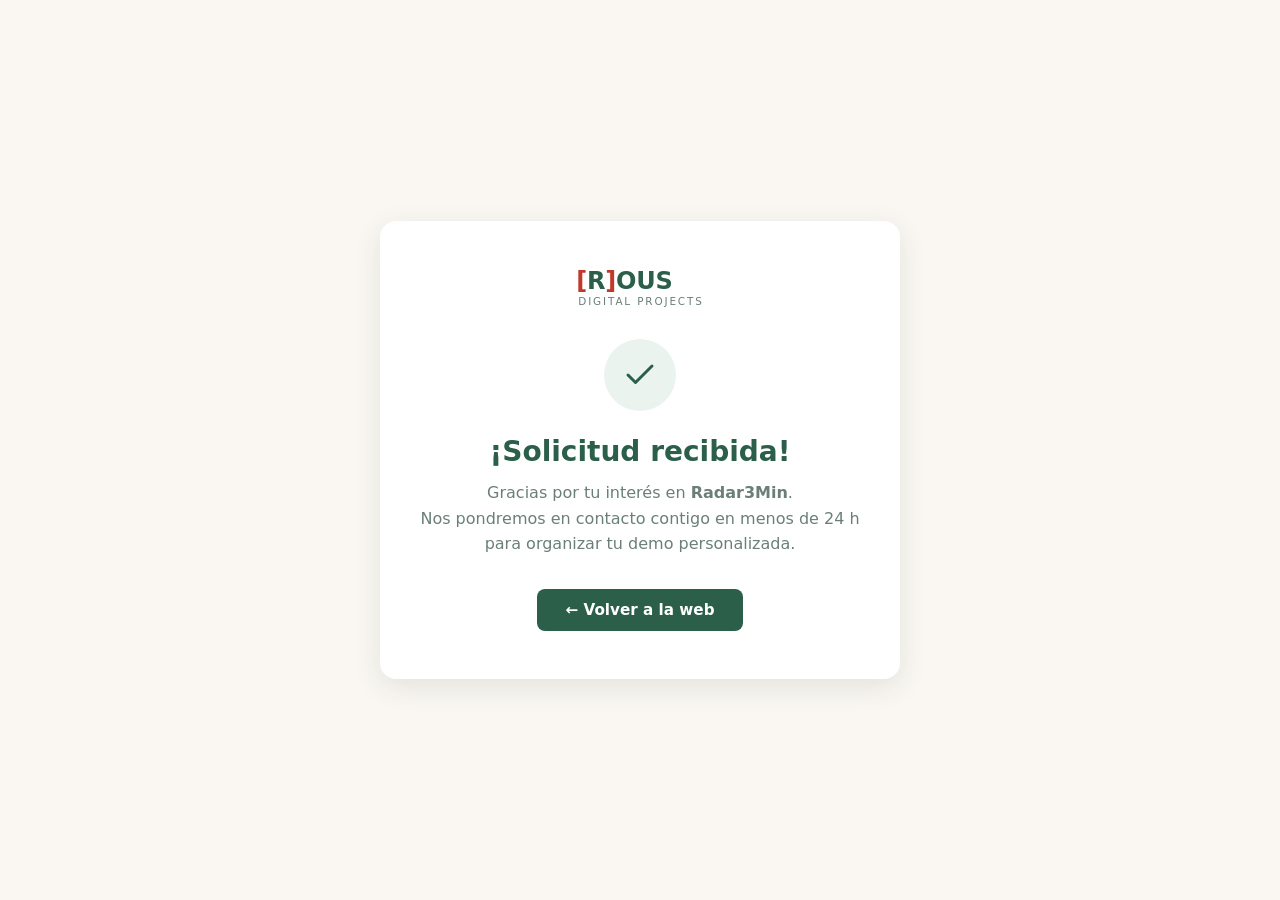
<file: gracias.html>
<!DOCTYPE html>
<html lang="es">
<head>
  <meta charset="UTF-8" />
  <meta name="viewport" content="width=device-width, initial-scale=1.0" />
  <title>¡Gracias! | Radar3Min</title>
  <link rel="icon" href="/favicon.ico" sizes="32x32" />
  <link rel="icon" href="/favicon.svg" type="image/svg+xml" />
  <link rel="apple-touch-icon" href="/apple-touch-icon.png" />
  <style>
    :root {
      --sage-dark: #2c5f4a;
      --sage:      #3d7a60;
      --red:       #c0392b;
      --cream:     #faf7f2;
      --ink:       #1a2e28;
      --muted:     #6b7f78;
    }
    * { box-sizing: border-box; margin: 0; padding: 0; }
    body {
      font-family: Inter, system-ui, -apple-system, "Segoe UI", sans-serif;
      background: var(--cream);
      color: var(--ink);
      min-height: 100vh;
      display: flex;
      flex-direction: column;
      align-items: center;
      justify-content: center;
      padding: 2rem;
      text-align: center;
    }
    .card {
      background: white;
      border-radius: 16px;
      padding: 3rem 2.5rem;
      max-width: 520px;
      width: 100%;
      box-shadow: 0 8px 28px rgba(28,50,42,0.10);
    }
    .icon {
      width: 72px;
      height: 72px;
      background: #eaf3ee;
      border-radius: 50%;
      display: flex;
      align-items: center;
      justify-content: center;
      margin: 0 auto 1.5rem;
    }
    .icon svg { width: 36px; height: 36px; }
    h1 {
      font-size: 1.75rem;
      font-weight: 700;
      color: var(--sage-dark);
      margin-bottom: 0.75rem;
    }
    p {
      color: var(--muted);
      font-size: 1rem;
      line-height: 1.6;
      margin-bottom: 2rem;
    }
    .btn {
      display: inline-block;
      background: var(--sage-dark);
      color: white;
      padding: 0.75rem 1.75rem;
      border-radius: 8px;
      font-weight: 600;
      font-size: 0.95rem;
      text-decoration: none;
      transition: background 0.2s;
    }
    .btn:hover { background: var(--sage); }

    /* brand logo */
    .brand-wrap {
      display: inline-flex;
      flex-direction: column;
      align-items: flex-start;
      text-decoration: none;
      margin-bottom: 2rem;
    }
    .brand-name { font-size: 1.5rem; font-weight: 700; line-height: 1; letter-spacing: -0.01em; }
    .brand-bracket { color: var(--red); }
    .brand-letter  { color: var(--sage-dark); }
    .brand-ous     { color: var(--sage-dark); font-weight: 700; }
    .brand-sub {
      font-size: 0.65rem;
      letter-spacing: 0.18em;
      text-transform: uppercase;
      color: var(--muted);
      margin-top: 2px;
      margin-left: 2px;
    }
  </style>
</head>
<body>
  <div class="card">
    <a class="brand-wrap" href="/" aria-label="ROUS Digital Projects">
      <span class="brand-name">
        <span class="brand-bracket">[</span><span class="brand-letter">R</span><span class="brand-bracket">]</span><span class="brand-ous">OUS</span>
      </span>
      <span class="brand-sub">Digital Projects</span>
    </a>

    <div class="icon">
      <svg viewBox="0 0 24 24" fill="none" stroke="#2c5f4a" stroke-width="2" stroke-linecap="round" stroke-linejoin="round">
        <polyline points="20 6 9 17 4 12"></polyline>
      </svg>
    </div>

    <h1>¡Solicitud recibida!</h1>
    <p>
      Gracias por tu interés en <strong>Radar3Min</strong>.<br>
      Nos pondremos en contacto contigo en menos de 24 h para organizar tu demo personalizada.
    </p>

    <a class="btn" href="https://radar.rosaliacontrerasmoreira.com">← Volver a la web</a>
  </div>
</body>
</html>
</file>
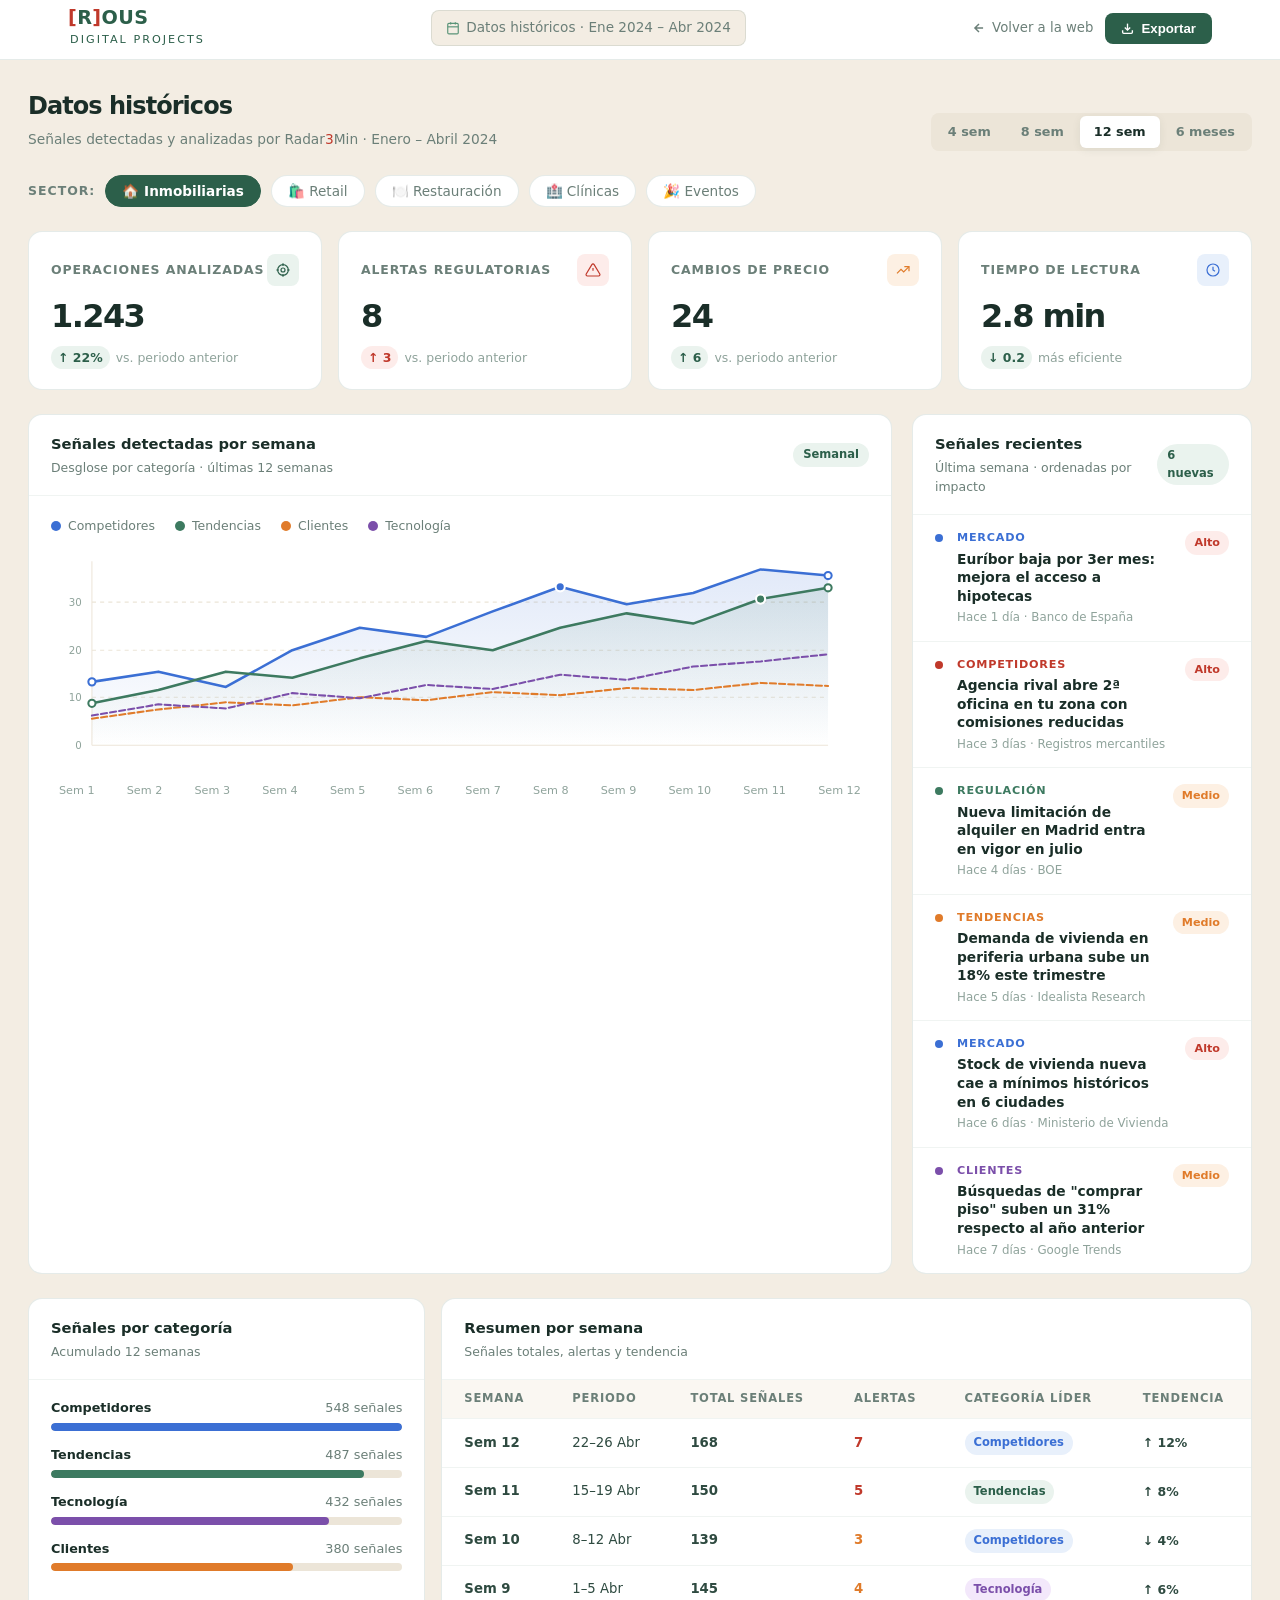
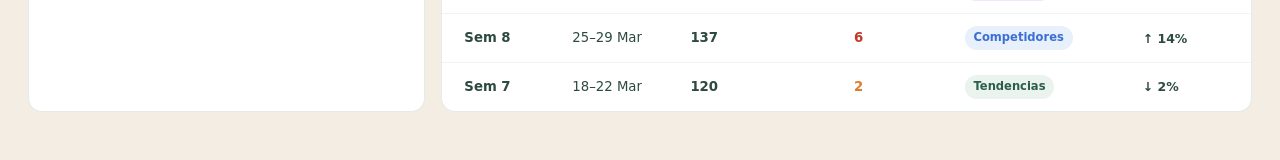
<file: radar_3_min_dashboard.html>
<!DOCTYPE html>
<html lang="es">
<head>
  <meta charset="UTF-8" />
  <meta name="viewport" content="width=device-width, initial-scale=1.0" />
  <title>Dashboard · Radar3Min</title>
  <link rel="icon" href="/favicon.ico" sizes="32x32" />
  <link rel="icon" href="/favicon.svg" type="image/svg+xml" />
  <link rel="apple-touch-icon" href="/apple-touch-icon.png" />
  <style>
    :root {
      --sage-dark:  #2c5f4a;
      --sage:       #3d7a60;
      --sage-mid:   #5a9478;
      --sage-light: #8bb8a0;
      --sage-pale:  #d4e8de;
      --sage-ghost: #eaf3ee;
      --red:        #c0392b;
      --red-soft:   #e05a4e;
      --amber:      #e07b2a;
      --amber-pale: #fdf0e3;
      --cream:      #faf7f2;
      --cream2:     #f3ede3;
      --cream3:     #ece5d8;
      --ink:        #1a2e28;
      --ink2:       #2e4a40;
      --muted:      #6b7f78;
      --muted2:     #8fa39b;
      --line:       rgba(44,95,74,0.12);
      --line2:      rgba(44,95,74,0.07);
      --shadow-sm:  0 2px 10px rgba(28,50,42,0.07);
      --shadow-md:  0 8px 28px rgba(28,50,42,0.10);
    }

    * { box-sizing: border-box; margin: 0; padding: 0; }
    html { scroll-behavior: smooth; }

    body {
      font-family: Inter, system-ui, -apple-system, "Segoe UI", sans-serif;
      background: var(--cream2);
      color: var(--ink);
      line-height: 1.55;
      -webkit-font-smoothing: antialiased;
    }

    a { color: inherit; text-decoration: none; }

    /* ── LAYOUT ── */
    .app {
      display: grid;
      grid-template-rows: 60px 1fr;
      min-height: 100vh;
    }

    /* ── TOPBAR ── */
    /* ── HEADER ── */
    header {
      background: white;
      border-bottom: 1px solid var(--line);
      position: sticky;
      top: 0;
      z-index: 100;
    }

    .container {
      max-width: 1200px;
      margin: 0 auto;
      padding: 0 28px;
      width: 100%;
    }

    .header-inner {
      display: flex;
      align-items: center;
      justify-content: space-between;
      gap: 20px;
      height: 56px;
    }

    .brand-wrap {
      display: inline-flex;
      flex-direction: column;
      gap: 4px;
      text-decoration: none;
    }
    .brand-name {
      display: flex;
      align-items: baseline;
      gap: 0;
      font-size: 1.2rem;
      font-weight: 700;
      letter-spacing: 0.02em;
      line-height: 1;
      color: var(--sage-dark);
    }
    .brand-bracket { color: var(--red);       font-weight: 700; }
    .brand-letter  { color: var(--sage-dark); font-weight: 600; }
    .brand-ous     { color: var(--sage-dark); font-weight: 700; }
    .brand-sub {
      font-size: 0.7rem;
      letter-spacing: 0.18em;
      text-transform: uppercase;
      color: var(--sage-dark);
      margin-left: 2px;
      font-weight: 500;
    }

    .topbar-center {
      display: flex;
      align-items: center;
      gap: 6px;
      background: var(--cream2);
      border: 1px solid var(--line);
      border-radius: 8px;
      padding: 6px 14px;
      font-size: 0.85rem;
      color: var(--muted);
    }

    .topbar-center svg { color: var(--sage-mid); }

    .topbar-right {
      display: flex;
      align-items: center;
      gap: 12px;
    }

    .back-link {
      font-size: 0.83rem;
      color: var(--muted);
      display: flex;
      align-items: center;
      gap: 6px;
      transition: color 0.18s;
    }

    .back-link:hover { color: var(--ink); }

    .btn-export {
      background: var(--sage-dark);
      color: white;
      font-size: 0.83rem;
      font-weight: 600;
      padding: 8px 16px;
      border-radius: 8px;
      display: flex;
      align-items: center;
      gap: 7px;
      transition: background 0.18s;
    }

    .btn-export:hover { background: var(--sage); }

    /* ── MAIN ── */
    .main {
      padding: 28px 28px 48px;
      display: flex;
      flex-direction: column;
      gap: 24px;
      max-width: 1280px;
      margin: 0 auto;
      width: 100%;
    }

    /* ── PAGE HEADER ── */
    .page-header {
      display: flex;
      align-items: flex-end;
      justify-content: space-between;
      gap: 20px;
      flex-wrap: wrap;
    }

    .page-header h1 {
      font-size: 1.5rem;
      font-weight: 800;
      letter-spacing: -0.04em;
      color: var(--ink);
      margin-bottom: 4px;
    }

    .page-header p {
      font-size: 0.86rem;
      color: var(--muted);
    }

    .range-tabs {
      display: flex;
      gap: 2px;
      background: var(--cream3);
      border-radius: 8px;
      padding: 3px;
    }

    .range-tab {
      font-size: 0.8rem;
      font-weight: 600;
      color: var(--muted);
      padding: 6px 14px;
      border-radius: 6px;
      cursor: pointer;
      transition: background 0.15s, color 0.15s;
    }

    .range-tab.active {
      background: white;
      color: var(--ink);
      box-shadow: var(--shadow-sm);
    }

    /* ── SECTOR SELECTOR ── */
    .sector-selector {
      display: flex;
      align-items: center;
      gap: 10px;
      flex-wrap: wrap;
    }

    .sector-label {
      font-size: 0.78rem;
      font-weight: 600;
      color: var(--muted);
      text-transform: uppercase;
      letter-spacing: 0.08em;
      white-space: nowrap;
    }

    .sector-btn {
      background: white;
      border: 1.5px solid var(--line);
      border-radius: 40px;
      padding: 7px 16px;
      font-size: 0.85rem;
      font-weight: 500;
      color: var(--muted);
      cursor: pointer;
      transition: all 0.18s;
      font-family: inherit;
    }

    .sector-btn:hover {
      border-color: var(--sage-dark);
      color: var(--sage-dark);
    }

    .sector-btn.active {
      background: var(--sage-dark);
      border-color: var(--sage-dark);
      color: white;
      font-weight: 600;
    }

    /* ── KPI CARDS ── */
    .kpi-row {
      display: grid;
      grid-template-columns: repeat(4, 1fr);
      gap: 16px;
    }

    .kpi {
      background: white;
      border: 1px solid var(--line);
      border-radius: 14px;
      padding: 22px 22px 20px;
      display: flex;
      flex-direction: column;
      gap: 14px;
    }

    .kpi-top {
      display: flex;
      align-items: center;
      justify-content: space-between;
    }

    .kpi-label {
      font-size: 0.78rem;
      font-weight: 600;
      color: var(--muted);
      text-transform: uppercase;
      letter-spacing: 0.07em;
    }

    .kpi-ico {
      width: 32px;
      height: 32px;
      border-radius: 8px;
      display: grid;
      place-items: center;
    }

    .kpi-ico svg { width: 16px; height: 16px; stroke-width: 1.8; }
    .kpi-ico.green { background: var(--sage-ghost); color: var(--sage-dark); }
    .kpi-ico.red   { background: #fdecea; color: var(--red); }
    .kpi-ico.amber { background: var(--amber-pale); color: var(--amber); }
    .kpi-ico.blue  { background: #e8f0fb; color: #3b6fd4; }

    .kpi-value {
      font-size: 2rem;
      font-weight: 800;
      letter-spacing: -0.05em;
      color: var(--ink);
      line-height: 1;
    }

    .kpi-footer {
      display: flex;
      align-items: center;
      gap: 6px;
      font-size: 0.78rem;
    }

    .kpi-delta {
      display: inline-flex;
      align-items: center;
      gap: 3px;
      font-weight: 700;
      padding: 2px 7px;
      border-radius: 999px;
    }

    .kpi-delta.up   { background: var(--sage-ghost); color: var(--sage-dark); }
    .kpi-delta.down { background: #fdecea; color: var(--red); }

    .kpi-footer span { color: var(--muted2); }

    /* ── GRID ── */
    .grid-2 {
      display: grid;
      grid-template-columns: 1fr 340px;
      gap: 20px;
    }

    .grid-3 {
      display: grid;
      grid-template-columns: repeat(3, 1fr);
      gap: 16px;
    }

    /* ── CARD BASE ── */
    .card {
      background: white;
      border: 1px solid var(--line);
      border-radius: 14px;
      overflow: hidden;
    }

    .card-head {
      display: flex;
      align-items: center;
      justify-content: space-between;
      padding: 18px 22px;
      border-bottom: 1px solid var(--line2);
    }

    .card-title {
      font-size: 0.92rem;
      font-weight: 700;
      color: var(--ink);
    }

    .card-sub {
      font-size: 0.78rem;
      color: var(--muted);
      margin-top: 2px;
    }

    .card-badge {
      font-size: 0.72rem;
      font-weight: 600;
      padding: 3px 10px;
      border-radius: 999px;
      background: var(--sage-ghost);
      color: var(--sage-dark);
    }

    /* ── LINE CHART ── */
    .chart-wrap {
      padding: 20px 22px 14px;
    }

    .chart-legend {
      display: flex;
      gap: 20px;
      flex-wrap: wrap;
      margin-bottom: 16px;
    }

    .legend-item {
      display: flex;
      align-items: center;
      gap: 7px;
      font-size: 0.78rem;
      color: var(--muted);
      font-weight: 500;
    }

    .legend-dot {
      width: 10px;
      height: 10px;
      border-radius: 50%;
      flex: 0 0 10px;
    }

    .chart-svg {
      width: 100%;
      height: auto;
      display: block;
    }

    .chart-x-labels {
      display: flex;
      justify-content: space-between;
      padding: 6px 8px 0;
      font-size: 0.7rem;
      color: var(--muted2);
    }

    /* ── SIGNAL LIST ── */
    .signal-list {
      display: flex;
      flex-direction: column;
    }

    .signal-item {
      display: flex;
      gap: 14px;
      padding: 14px 22px;
      border-bottom: 1px solid var(--line2);
      transition: background 0.15s;
    }

    .signal-item:last-child { border-bottom: 0; }
    .signal-item:hover { background: var(--cream); }

    .sig-dot {
      width: 8px;
      height: 8px;
      border-radius: 50%;
      flex: 0 0 8px;
      margin-top: 5px;
    }

    .sig-category {
      font-size: 0.7rem;
      font-weight: 700;
      text-transform: uppercase;
      letter-spacing: 0.07em;
      margin-bottom: 3px;
    }

    .sig-title {
      font-size: 0.86rem;
      font-weight: 600;
      color: var(--ink);
      margin-bottom: 3px;
      line-height: 1.35;
    }

    .sig-meta {
      font-size: 0.74rem;
      color: var(--muted2);
    }

    .sig-impact {
      margin-left: auto;
      flex: 0 0 auto;
      font-size: 0.7rem;
      font-weight: 700;
      padding: 3px 9px;
      border-radius: 999px;
      align-self: flex-start;
      margin-top: 2px;
    }

    .sig-impact.alto  { background: #fdecea; color: var(--red); }
    .sig-impact.medio { background: var(--amber-pale); color: var(--amber); }
    .sig-impact.bajo  { background: var(--sage-ghost); color: var(--sage-dark); }

    /* ── MINI BAR CHART ── */
    .bar-list {
      display: flex;
      flex-direction: column;
      gap: 14px;
      padding: 18px 22px;
    }

    .bar-row {
      display: flex;
      flex-direction: column;
      gap: 5px;
    }

    .bar-header {
      display: flex;
      justify-content: space-between;
      font-size: 0.8rem;
    }

    .bar-label { color: var(--ink); font-weight: 600; }
    .bar-count { color: var(--muted); }

    .bar-track {
      height: 8px;
      background: var(--cream3);
      border-radius: 999px;
      overflow: hidden;
    }

    .bar-fill {
      height: 100%;
      border-radius: 999px;
      transition: width 0.6s ease;
    }

    /* ── HEATMAP ── */
    .heatmap-wrap {
      padding: 18px 22px;
    }

    .heatmap-grid {
      display: grid;
      grid-template-columns: repeat(12, 1fr);
      gap: 5px;
    }

    .hm-col {
      display: flex;
      flex-direction: column;
      gap: 5px;
    }

    .hm-cell {
      aspect-ratio: 1;
      border-radius: 4px;
    }

    .hm-labels-x {
      display: grid;
      grid-template-columns: repeat(12, 1fr);
      gap: 5px;
      margin-top: 6px;
    }

    .hm-lx {
      font-size: 0.62rem;
      color: var(--muted2);
      text-align: center;
    }

    .hm-labels-y {
      display: grid;
      grid-template-rows: repeat(5, 1fr);
      gap: 5px;
      position: absolute;
      left: -38px;
      top: 0;
      height: 100%;
    }

    .heatmap-outer {
      position: relative;
      padding-left: 40px;
    }

    .hm-ly {
      font-size: 0.62rem;
      color: var(--muted2);
      display: flex;
      align-items: center;
    }

    /* ── WEEK TABLE ── */
    .week-table {
      width: 100%;
      border-collapse: collapse;
      font-size: 0.83rem;
    }

    .week-table th {
      font-size: 0.72rem;
      font-weight: 700;
      text-transform: uppercase;
      letter-spacing: 0.07em;
      color: var(--muted);
      padding: 10px 22px;
      text-align: left;
      border-bottom: 1px solid var(--line2);
      background: var(--cream);
    }

    .week-table td {
      padding: 12px 22px;
      border-bottom: 1px solid var(--line2);
      color: var(--ink2);
      vertical-align: middle;
    }

    .week-table tr:last-child td { border-bottom: 0; }
    .week-table tr:hover td { background: var(--cream); }

    .pill {
      display: inline-flex;
      align-items: center;
      gap: 5px;
      font-size: 0.72rem;
      font-weight: 600;
      padding: 3px 9px;
      border-radius: 999px;
    }

    .pill.comp  { background: #e8f0fb; color: #3b6fd4; }
    .pill.tend  { background: var(--sage-ghost); color: var(--sage-dark); }
    .pill.clie  { background: var(--amber-pale); color: var(--amber); }
    .pill.tech  { background: #f3e8fb; color: #7b4faa; }

    .td-num { font-weight: 700; color: var(--ink); }

    .trend-up   { color: var(--sage-dark); font-weight: 700; font-size: 0.78rem; }
    .trend-down { color: var(--red); font-weight: 700; font-size: 0.78rem; }

    /* ── RESPONSIVE ── */
    @media (max-width: 1100px) {
      .grid-2 { grid-template-columns: 1fr; }
      .kpi-row { grid-template-columns: repeat(2, 1fr); }
    }

    @media (max-width: 720px) {
      .main { padding: 16px 16px 40px; }
      .grid-3 { grid-template-columns: 1fr; }
      .kpi-row { grid-template-columns: 1fr 1fr; }
      .topbar { padding: 0 16px; }
      .topbar-center { display: none; }
    }

    @media (max-width: 480px) {
      .kpi-row { grid-template-columns: 1fr; }
    }
  </style>
  <link rel="stylesheet" href="./css/header.css">
</head>
<body>
<div class="app">

  <!-- TOPBAR -->
  
  <div id="site-header"></div>
  <script src="./js/header.js"></script>

  <!-- MAIN -->
  <main class="main">

    <!-- PAGE HEADER -->
    <div class="page-header">
      <div>
        <h1>Datos históricos</h1>
        <p>Señales detectadas y analizadas por Radar<span class="accent">3</span>Min · Enero – Abril 2024</p>
      </div>
      <div class="range-tabs">
        <div class="range-tab">4 sem</div>
        <div class="range-tab">8 sem</div>
        <div class="range-tab active">12 sem</div>
        <div class="range-tab">6 meses</div>
      </div>
    </div>

    <!-- SECTOR SELECTOR -->
    <div class="sector-selector">
      <span class="sector-label">Sector:</span>
      <button class="sector-btn active" data-sector="inmobiliaria">🏠 Inmobiliarias</button>
      <button class="sector-btn" data-sector="retail">🛍️ Retail</button>
      <button class="sector-btn" data-sector="restauracion">🍽️ Restauración</button>
      <button class="sector-btn" data-sector="clinicas">🏥 Clínicas</button>
<button class="sector-btn" data-sector="eventos">🎉 Eventos</button>
    </div>

    <!-- KPI ROW -->
    <div class="kpi-row">
      <div class="kpi">
        <div class="kpi-top">
          <span class="kpi-label" id="kpi-label-0">Señales analizadas</span>
          <div class="kpi-ico green">
            <svg viewBox="0 0 24 24" fill="none" stroke="currentColor"><circle cx="12" cy="12" r="8"/><circle cx="12" cy="12" r="3"/><path d="M12 2v4M12 18v4M2 12h4M18 12h4"/></svg>
          </div>
        </div>
        <div class="kpi-value" id="kpi-value-0">1.847</div>
        <div class="kpi-footer">
          <span class="kpi-delta up" id="kpi-delta-0">↑ 18%</span>
          <span id="kpi-delta-text-0">vs. periodo anterior</span>
        </div>
      </div>

      <div class="kpi">
        <div class="kpi-top">
          <span class="kpi-label" id="kpi-label-1">Alertas críticas</span>
          <div class="kpi-ico red">
            <svg viewBox="0 0 24 24" fill="none" stroke="currentColor"><path d="M10.29 3.86L1.82 18a2 2 0 0 0 1.71 3h16.94a2 2 0 0 0 1.71-3L13.71 3.86a2 2 0 0 0-3.42 0z"/><line x1="12" y1="9" x2="12" y2="13"/><line x1="12" y1="17" x2="12.01" y2="17"/></svg>
          </div>
        </div>
        <div class="kpi-value" id="kpi-value-1">34</div>
        <div class="kpi-footer">
          <span class="kpi-delta down" id="kpi-delta-1">↑ 6</span>
          <span id="kpi-delta-text-1">vs. periodo anterior</span>
        </div>
      </div>

      <div class="kpi">
        <div class="kpi-top">
          <span class="kpi-label" id="kpi-label-2">Tendencias nuevas</span>
          <div class="kpi-ico amber">
            <svg viewBox="0 0 24 24" fill="none" stroke="currentColor"><path d="M3 17l6-6 4 4 8-8"/><path d="M14 7h7v7"/></svg>
          </div>
        </div>
        <div class="kpi-value" id="kpi-value-2">12</div>
        <div class="kpi-footer">
          <span class="kpi-delta up" id="kpi-delta-2">↑ 4</span>
          <span id="kpi-delta-text-2">vs. periodo anterior</span>
        </div>
      </div>

      <div class="kpi">
        <div class="kpi-top">
          <span class="kpi-label" id="kpi-label-3">Tiempo de lectura</span>
          <div class="kpi-ico blue">
            <svg viewBox="0 0 24 24" fill="none" stroke="currentColor"><circle cx="12" cy="12" r="9"/><path d="M12 7v5l3 2"/></svg>
          </div>
        </div>
        <div class="kpi-value" id="kpi-value-3">2.4 <span style="font-size:1.1rem;font-weight:500;color:var(--muted)">min</span></div>
        <div class="kpi-footer">
          <span class="kpi-delta up" id="kpi-delta-3">↓ 0.3</span>
          <span id="kpi-delta-text-3">más eficiente</span>
        </div>
      </div>
    </div>

    <!-- CHART + SIGNAL LIST -->
    <div class="grid-2">

      <!-- Line chart -->
      <div class="card">
        <div class="card-head">
          <div>
            <div class="card-title">Señales detectadas por semana</div>
            <div class="card-sub">Desglose por categoría · últimas 12 semanas</div>
          </div>
          <span class="card-badge">Semanal</span>
        </div>
        <div class="chart-wrap">
          <div class="chart-legend">
            <div class="legend-item"><div class="legend-dot" style="background:#3b6fd4"></div>Competidores</div>
            <div class="legend-item"><div class="legend-dot" style="background:#3d7a60"></div>Tendencias</div>
            <div class="legend-item"><div class="legend-dot" style="background:#e07b2a"></div>Clientes</div>
            <div class="legend-item"><div class="legend-dot" style="background:#7b4faa"></div>Tecnología</div>
          </div>

          <!-- SVG chart: viewBox 0 0 800 200, x: 40..760, y: 10..190, max val ~35 -->
          <svg class="chart-svg" viewBox="0 0 800 220" fill="none" xmlns="http://www.w3.org/2000/svg">
            <!-- grid lines -->
            <line x1="40" y1="10" x2="40" y2="190" stroke="#ece5d8" stroke-width="1"/>
            <line x1="40" y1="190" x2="760" y2="190" stroke="#ece5d8" stroke-width="1"/>
            <!-- y gridlines -->
            <line x1="40" y1="143" x2="760" y2="143" stroke="#ece5d8" stroke-width="1" stroke-dasharray="4 4"/>
            <line x1="40" y1="97"  x2="760" y2="97"  stroke="#ece5d8" stroke-width="1" stroke-dasharray="4 4"/>
            <line x1="40" y1="50"  x2="760" y2="50"  stroke="#ece5d8" stroke-width="1" stroke-dasharray="4 4"/>
            <!-- y labels -->
            <text x="30" y="194" font-size="10" fill="#8fa39b" text-anchor="end">0</text>
            <text x="30" y="147" font-size="10" fill="#8fa39b" text-anchor="end">10</text>
            <text x="30" y="101" font-size="10" fill="#8fa39b" text-anchor="end">20</text>
            <text x="30" y="54"  font-size="10" fill="#8fa39b" text-anchor="end">30</text>

            <!-- Competidores: 12,15,11,18,22,19,24,28,23,26,31,29 -->
            <!-- y = 190 - val*(180/35) -->
            <!-- x step = 720/11 = 65.45, x0=40 -->
            <defs>
              <linearGradient id="gc" x1="0" y1="0" x2="0" y2="1">
                <stop offset="0%" stop-color="#3b6fd4" stop-opacity="0.15"/>
                <stop offset="100%" stop-color="#3b6fd4" stop-opacity="0"/>
              </linearGradient>
              <linearGradient id="gt" x1="0" y1="0" x2="0" y2="1">
                <stop offset="0%" stop-color="#3d7a60" stop-opacity="0.12"/>
                <stop offset="100%" stop-color="#3d7a60" stop-opacity="0"/>
              </linearGradient>
            </defs>

            <!-- area fills -->
            <path d="M40,128 L105,118 L171,133 L236,97 L302,75 L367,84 L432,59 L498,35 L563,52 L628,41 L694,18 L760,24 L760,190 L40,190Z" fill="url(#gc)" />
            <path d="M40,149 L105,136 L171,118 L236,124 L302,105 L367,88 L432,97 L498,75 L563,61 L628,71 L694,47 L760,36 L760,190 L40,190Z" fill="url(#gt)" />

            <!-- Competidores line -->
            <polyline
              points="40,128 105,118 171,133 236,97 302,75 367,84 432,59 498,35 563,52 628,41 694,18 760,24"
              stroke="#3b6fd4" stroke-width="2.5" stroke-linejoin="round" stroke-linecap="round"
            />
            <!-- Tendencias line -->
            <polyline
              points="40,149 105,136 171,118 236,124 302,105 367,88 432,97 498,75 563,61 628,71 694,47 760,36"
              stroke="#3d7a60" stroke-width="2.5" stroke-linejoin="round" stroke-linecap="round"
            />
            <!-- Clientes line -->
            <polyline
              points="40,164 105,155 171,148 236,151 302,143 367,146 432,138 498,141 563,134 628,136 694,129 760,132"
              stroke="#e07b2a" stroke-width="2" stroke-linejoin="round" stroke-linecap="round" stroke-dasharray="6 3"
            />
            <!-- Tecnología line -->
            <polyline
              points="40,161 105,150 171,154 236,139 302,144 367,131 432,135 498,121 563,126 628,113 694,108 760,101"
              stroke="#7b4faa" stroke-width="2" stroke-linejoin="round" stroke-linecap="round" stroke-dasharray="6 3"
            />

            <!-- dots on Competidores -->
            <circle cx="40"  cy="128" r="3.5" fill="white" stroke="#3b6fd4" stroke-width="2"/>
            <circle cx="498" cy="35"  r="4.5" fill="#3b6fd4" stroke="white" stroke-width="2"/>
            <circle cx="760" cy="24"  r="3.5" fill="white" stroke="#3b6fd4" stroke-width="2"/>
            <!-- dots on Tendencias -->
            <circle cx="40"  cy="149" r="3.5" fill="white" stroke="#3d7a60" stroke-width="2"/>
            <circle cx="694" cy="47"  r="4.5" fill="#3d7a60" stroke="white" stroke-width="2"/>
            <circle cx="760" cy="36"  r="3.5" fill="white" stroke="#3d7a60" stroke-width="2"/>
          </svg>

          <div class="chart-x-labels">
            <span>Sem 1</span><span>Sem 2</span><span>Sem 3</span><span>Sem 4</span>
            <span>Sem 5</span><span>Sem 6</span><span>Sem 7</span><span>Sem 8</span>
            <span>Sem 9</span><span>Sem 10</span><span>Sem 11</span><span>Sem 12</span>
          </div>
        </div>
      </div>

      <!-- Signal list -->
      <div class="card">
        <div class="card-head">
          <div>
            <div class="card-title">Señales recientes</div>
            <div class="card-sub">Última semana · ordenadas por impacto</div>
          </div>
          <span class="card-badge" id="signal-badge">7 nuevas</span>
        </div>
        <div class="signal-list" id="signal-list">
          <div class="signal-item">
            <div class="sig-dot" style="background:var(--red)"></div>
            <div style="flex:1">
              <div class="sig-category" style="color:var(--red)">Competidores</div>
              <div class="sig-title">Empresa X lanza funcionalidad similar a precio reducido</div>
              <div class="sig-meta">Hace 2 días · Fuente: prensa sectorial</div>
            </div>
            <span class="sig-impact alto">Alto</span>
          </div>

          <div class="signal-item">
            <div class="sig-dot" style="background:#3d7a60"></div>
            <div style="flex:1">
              <div class="sig-category" style="color:#3d7a60">Tendencias</div>
              <div class="sig-title">IA generativa adopción +34% en sector B2B según informe Gartner</div>
              <div class="sig-meta">Hace 3 días · Fuente: Gartner</div>
            </div>
            <span class="sig-impact medio">Medio</span>
          </div>

          <div class="signal-item">
            <div class="sig-dot" style="background:#e07b2a"></div>
            <div style="flex:1">
              <div class="sig-category" style="color:#e07b2a">Clientes</div>
              <div class="sig-title">Aumento en búsquedas de "alternativas a [solución actual]"</div>
              <div class="sig-meta">Hace 4 días · Fuente: Google Trends</div>
            </div>
            <span class="sig-impact medio">Medio</span>
          </div>

          <div class="signal-item">
            <div class="sig-dot" style="background:#7b4faa"></div>
            <div style="flex:1">
              <div class="sig-category" style="color:#7b4faa">Tecnología</div>
              <div class="sig-title">Nueva API de automatización disponible en fase beta pública</div>
              <div class="sig-meta">Hace 5 días · Fuente: GitHub / TechCrunch</div>
            </div>
            <span class="sig-impact bajo">Bajo</span>
          </div>

          <div class="signal-item">
            <div class="sig-dot" style="background:var(--red)"></div>
            <div style="flex:1">
              <div class="sig-category" style="color:var(--red)">Competidores</div>
              <div class="sig-title">Ronda de financiación Serie B de competidor directo: 12M€</div>
              <div class="sig-meta">Hace 6 días · Fuente: Crunchbase</div>
            </div>
            <span class="sig-impact alto">Alto</span>
          </div>

          <div class="signal-item">
            <div class="sig-dot" style="background:#3d7a60"></div>
            <div style="flex:1">
              <div class="sig-category" style="color:#3d7a60">Tendencias</div>
              <div class="sig-title">Regulación europea sobre datos en el sector avanza en el parlamento</div>
              <div class="sig-meta">Hace 7 días · Fuente: EUR-Lex</div>
            </div>
            <span class="sig-impact medio">Medio</span>
          </div>
        </div>
      </div>
    </div>

    <!-- BOTTOM GRID -->
    <div class="grid-3">

      <!-- Bar chart por categoría -->
      <div class="card">
        <div class="card-head">
          <div>
            <div class="card-title">Señales por categoría</div>
            <div class="card-sub">Acumulado 12 semanas</div>
          </div>
        </div>
        <div class="bar-list">
          <div class="bar-row">
            <div class="bar-header">
              <span class="bar-label">Competidores</span>
              <span class="bar-count">548 señales</span>
            </div>
            <div class="bar-track">
              <div class="bar-fill" style="width:100%;background:#3b6fd4"></div>
            </div>
          </div>

          <div class="bar-row">
            <div class="bar-header">
              <span class="bar-label">Tendencias</span>
              <span class="bar-count">487 señales</span>
            </div>
            <div class="bar-track">
              <div class="bar-fill" style="width:89%;background:#3d7a60"></div>
            </div>
          </div>

          <div class="bar-row">
            <div class="bar-header">
              <span class="bar-label">Tecnología</span>
              <span class="bar-count">432 señales</span>
            </div>
            <div class="bar-track">
              <div class="bar-fill" style="width:79%;background:#7b4faa"></div>
            </div>
          </div>

          <div class="bar-row">
            <div class="bar-header">
              <span class="bar-label">Clientes</span>
              <span class="bar-count">380 señales</span>
            </div>
            <div class="bar-track">
              <div class="bar-fill" style="width:69%;background:#e07b2a"></div>
            </div>
          </div>
        </div>
      </div>

      <!-- Weekly summary table -->
      <div class="card" style="grid-column: span 2;">
        <div class="card-head">
          <div>
            <div class="card-title">Resumen por semana</div>
            <div class="card-sub">Señales totales, alertas y tendencia</div>
          </div>
        </div>
        <table class="week-table">
          <thead>
            <tr>
              <th>Semana</th>
              <th>Periodo</th>
              <th>Total señales</th>
              <th>Alertas</th>
              <th>Categoría líder</th>
              <th>Tendencia</th>
            </tr>
          </thead>
          <tbody>
            <tr>
              <td class="td-num">Sem 12</td>
              <td>22–26 Abr</td>
              <td class="td-num">168</td>
              <td class="td-num" style="color:var(--red)">7</td>
              <td><span class="pill comp">Competidores</span></td>
              <td class="trend-up">↑ 12%</td>
            </tr>
            <tr>
              <td class="td-num">Sem 11</td>
              <td>15–19 Abr</td>
              <td class="td-num">150</td>
              <td class="td-num" style="color:var(--red)">5</td>
              <td><span class="pill tend">Tendencias</span></td>
              <td class="trend-up">↑ 8%</td>
            </tr>
            <tr>
              <td class="td-num">Sem 10</td>
              <td>8–12 Abr</td>
              <td class="td-num">139</td>
              <td class="td-num" style="color:var(--amber)">3</td>
              <td><span class="pill comp">Competidores</span></td>
              <td class="trend-down">↓ 4%</td>
            </tr>
            <tr>
              <td class="td-num">Sem 9</td>
              <td>1–5 Abr</td>
              <td class="td-num">145</td>
              <td class="td-num" style="color:var(--amber)">4</td>
              <td><span class="pill tech">Tecnología</span></td>
              <td class="trend-up">↑ 6%</td>
            </tr>
            <tr>
              <td class="td-num">Sem 8</td>
              <td>25–29 Mar</td>
              <td class="td-num">137</td>
              <td class="td-num" style="color:var(--red)">6</td>
              <td><span class="pill comp">Competidores</span></td>
              <td class="trend-up">↑ 14%</td>
            </tr>
            <tr>
              <td class="td-num">Sem 7</td>
              <td>18–22 Mar</td>
              <td class="td-num">120</td>
              <td class="td-num" style="color:var(--amber)">2</td>
              <td><span class="pill tend">Tendencias</span></td>
              <td class="trend-down">↓ 2%</td>
            </tr>
          </tbody>
        </table>
      </div>

    </div>
  </main>
</div>
<script>
function exportarCSV() {
  const filas = [
    ["Semana","Señales totales","Competidores","Tendencias","Clientes","Tecnología","Alertas críticas"],
    ["Semana 1","142","38","45","31","28","3"],
    ["Semana 2","138","42","39","29","28","2"],
    ["Semana 3","155","50","44","33","28","4"],
    ["Semana 4","149","45","48","30","26","2"],
    ["Semana 5","162","48","50","35","29","5"],
    ["Semana 6","158","52","46","32","28","3"],
    ["Semana 7","171","55","51","36","29","6"],
    ["Semana 8","165","50","53","33","29","4"],
    ["Semana 9","168","58","48","31","31","7"],
    ["Semana 10","160","52","49","30","29","5"],
    ["Semana 11","150","47","44","32","27","5"],
    ["Semana 12","137","41","42","28","26","6"],
  ];
  const csv = filas.map(f => f.map(c => `"${c}"`).join(";")).join("\n");
  const blob = new Blob(["﻿" + csv], { type: "text/csv;charset=utf-8;" });
  const a = Object.assign(document.createElement("a"), { href: URL.createObjectURL(blob), download: "Radar3Min_datos.csv" });
  a.click(); URL.revokeObjectURL(a.href);
}

// ── SECTOR SELECTOR ──
const SECTORES = {
  inmobiliaria: {
    kpis: [
      { label: 'Operaciones analizadas', value: '1.243', delta: '↑ 22%', deltaText: 'vs. periodo anterior', trend: 'up' },
      { label: 'Alertas regulatorias',   value: '8',     delta: '↑ 3',   deltaText: 'vs. periodo anterior', trend: 'down' },
      { label: 'Cambios de precio',      value: '24',    delta: '↑ 6',   deltaText: 'vs. periodo anterior', trend: 'up' },
      { label: 'Tiempo de lectura',      value: '2.8 min', delta: '↓ 0.2', deltaText: 'más eficiente',    trend: 'up' }
    ],
    badge: '6 nuevas',
    señales: [
      { cat: 'Mercado',      color: '#3b6fd4',        title: 'Euríbor baja por 3er mes: mejora el acceso a hipotecas',               meta: 'Hace 1 día · Banco de España',          impacto: 'alto' },
      { cat: 'Competidores', color: 'var(--red)',      title: 'Agencia rival abre 2ª oficina en tu zona con comisiones reducidas',     meta: 'Hace 3 días · Registros mercantiles',   impacto: 'alto' },
      { cat: 'Regulación',   color: '#3d7a60',        title: 'Nueva limitación de alquiler en Madrid entra en vigor en julio',        meta: 'Hace 4 días · BOE',                     impacto: 'medio' },
      { cat: 'Tendencias',   color: '#e07b2a',        title: 'Demanda de vivienda en periferia urbana sube un 18% este trimestre',    meta: 'Hace 5 días · Idealista Research',      impacto: 'medio' },
      { cat: 'Mercado',      color: '#3b6fd4',        title: 'Stock de vivienda nueva cae a mínimos históricos en 6 ciudades',        meta: 'Hace 6 días · Ministerio de Vivienda',  impacto: 'alto' },
      { cat: 'Clientes',     color: '#7b4faa',        title: 'Búsquedas de "comprar piso" suben un 31% respecto al año anterior',     meta: 'Hace 7 días · Google Trends',           impacto: 'medio' }
    ]
  },
  retail: {
    kpis: [
      { label: 'Señales analizadas', value: '2.104', delta: '↑ 15%', deltaText: 'vs. periodo anterior', trend: 'up' },
      { label: 'Alertas críticas',   value: '19',    delta: '↑ 5',   deltaText: 'vs. periodo anterior', trend: 'down' },
      { label: 'Tendencias nuevas',  value: '15',    delta: '↑ 6',   deltaText: 'vs. periodo anterior', trend: 'up' },
      { label: 'Tiempo de lectura',  value: '2.1 min', delta: '↓ 0.4', deltaText: 'más eficiente',    trend: 'up' }
    ],
    badge: '7 nuevas',
    señales: [
      { cat: 'Competidores', color: 'var(--red)', title: 'Amazon lanza categoría que compite directamente con tu producto estrella',   meta: 'Hace 2 días · Amazon.es',         impacto: 'alto' },
      { cat: 'Consumidor',   color: '#e07b2a',    title: 'Consumidores priorizan marcas sostenibles: +34% en intención de compra',    meta: 'Hace 3 días · Nielsen',           impacto: 'medio' },
      { cat: 'Regulación',   color: '#3d7a60',    title: 'Nueva normativa de devoluciones online: cambios obligatorios en sept.',     meta: 'Hace 4 días · BOE / EUR-Lex',     impacto: 'alto' },
      { cat: 'Precios',      color: '#3b6fd4',    title: 'Ticket medio cae un 8% en tu segmento de precio este mes',                  meta: 'Hace 5 días · Kantar Worldpanel', impacto: 'medio' },
      { cat: 'Competidores', color: 'var(--red)', title: 'Competidor abre flagship store en el centro comercial de referencia',        meta: 'Hace 7 días · Prensa local',      impacto: 'alto' }
    ]
  },
  restauracion: {
    kpis: [
      { label: 'Señales analizadas', value: '892',  delta: '↑ 11%', deltaText: 'vs. periodo anterior', trend: 'up' },
      { label: 'Alertas críticas',   value: '11',   delta: '↑ 2',   deltaText: 'vs. periodo anterior', trend: 'down' },
      { label: 'Tendencias nuevas',  value: '9',    delta: '↑ 3',   deltaText: 'vs. periodo anterior', trend: 'up' },
      { label: 'Tiempo de lectura',  value: '1.9 min', delta: '↓ 0.3', deltaText: 'más eficiente',   trend: 'up' }
    ],
    badge: '5 nuevas',
    señales: [
      { cat: 'Competidores', color: 'var(--red)', title: 'Nueva cadena abre local a 300m con precios un 15% menores',                meta: 'Hace 1 día · Registros mercantiles', impacto: 'alto' },
      { cat: 'Tendencias',   color: '#3d7a60',    title: 'Búsquedas de menús plant-based en tu zona: +41% este mes',                meta: 'Hace 3 días · Google Trends',        impacto: 'medio' },
      { cat: 'Regulación',   color: '#e07b2a',    title: 'Cambios obligatorios en etiquetado de alérgenos desde enero 2025',         meta: 'Hace 4 días · AESAN / BOE',          impacto: 'alto' },
      { cat: 'Clientes',     color: '#3b6fd4',    title: 'El 58% de reservas ya son online: el walk-in cae por primera vez',         meta: 'Hace 5 días · TheFork',              impacto: 'medio' },
      { cat: 'Tendencias',   color: '#3d7a60',    title: 'Delivery crece un 27%: plataformas aumentan comisión al 32%',              meta: 'Hace 6 días · Glovo / Uber Eats',    impacto: 'alto' }
    ]
  },
  clinicas: {
    kpis: [
      { label: 'Señales analizadas',  value: '1.156', delta: '↑ 19%', deltaText: 'vs. periodo anterior', trend: 'up' },
      { label: 'Alertas regulatorias', value: '14',   delta: '↑ 4',   deltaText: 'vs. periodo anterior', trend: 'down' },
      { label: 'Tendencias nuevas',   value: '11',    delta: '↑ 5',   deltaText: 'vs. periodo anterior', trend: 'up' },
      { label: 'Tiempo de lectura',   value: '2.3 min', delta: '↓ 0.2', deltaText: 'más eficiente',    trend: 'up' }
    ],
    badge: '6 nuevas',
    señales: [
      { cat: 'Competidores', color: 'var(--red)', title: 'Nueva clínica abre a 500m con precios de captación agresivos en estética', meta: 'Hace 2 días · Registros mercantiles',    impacto: 'alto' },
      { cat: 'Regulación',   color: '#e07b2a',    title: 'Nuevos requisitos legales para tratamientos estéticos no invasivos',       meta: 'Hace 3 días · BOE / Ministerio Sanidad', impacto: 'alto' },
      { cat: 'Tendencias',   color: '#3d7a60',    title: 'Medicina preventiva: +56% en consultas online últimos 3 meses',           meta: 'Hace 4 días · Google Health',            impacto: 'medio' },
      { cat: 'Pacientes',    color: '#3b6fd4',    title: 'El 74% de pacientes elige clínica por reseñas en Google',                 meta: 'Hace 5 días · PatientView 2024',         impacto: 'medio' },
      { cat: 'Tecnología',   color: '#7b4faa',    title: 'IA diagnóstica aprobada para uso clínico en dermatología y oftalmología', meta: 'Hace 7 días · AEMPS',                    impacto: 'medio' }
    ]
  },
  eventos: {
    kpis: [
      { label: 'Señales analizadas', value: '978',  delta: '↑ 14%', deltaText: 'vs. periodo anterior', trend: 'up' },
      { label: 'Alertas críticas',   value: '9',    delta: '↑ 2',   deltaText: 'vs. periodo anterior', trend: 'down' },
      { label: 'Tendencias nuevas',  value: '12',   delta: '↑ 4',   deltaText: 'vs. periodo anterior', trend: 'up' },
      { label: 'Tiempo de lectura',  value: '2.0 min', delta: '↓ 0.3', deltaText: 'más eficiente',   trend: 'up' }
    ],
    badge: '6 nuevas',
    señales: [
      { cat: 'Competidores', color: 'var(--red)', title: 'Nuevo espacio para eventos abre en tu zona con tarifas de lanzamiento un 20% más bajas', meta: 'Hace 1 día · Prensa local',              impacto: 'alto' },
      { cat: 'Demanda',      color: '#3b6fd4',    title: 'Las búsquedas de "finca para bodas" suben un 26% de cara a la próxima temporada',     meta: 'Hace 2 días · Google Trends',            impacto: 'medio' },
      { cat: 'Regulación',   color: '#e07b2a',    title: 'Nueva ordenanza municipal limita el ruido en eventos al aire libre desde las 23:00',    meta: 'Hace 3 días · Boletín municipal',        impacto: 'alto' },
      { cat: 'Tendencias',   color: '#3d7a60',    title: 'Las empresas vuelven a los eventos presenciales: +18% en congresos y convenciones',    meta: 'Hace 4 días · Prensa sectorial',         impacto: 'medio' },
      { cat: 'Proveedores',  color: '#7b4faa',    title: 'Catering y alquiler de mobiliario suben precios un 9% para la próxima temporada',      meta: 'Hace 5 días · Asociaciones del sector',  impacto: 'medio' },
      { cat: 'Clientes',     color: '#3b6fd4',    title: 'El 62% de las parejas contrata proveedores a través de Instagram y WhatsApp',           meta: 'Hace 6 días · Encuesta sectorial',       impacto: 'medio' }
    ]
  }
};

function activarSector(sector) {
  const data = SECTORES[sector];

  // KPIs
  data.kpis.forEach(function(kpi, i) {
    document.getElementById('kpi-label-' + i).textContent = kpi.label;
    document.getElementById('kpi-value-' + i).textContent = kpi.value;
    var delta = document.getElementById('kpi-delta-' + i);
    delta.textContent = kpi.delta;
    delta.className = 'kpi-delta ' + kpi.trend;
    document.getElementById('kpi-delta-text-' + i).textContent = kpi.deltaText;
  });

  // Badge señales
  document.getElementById('signal-badge').textContent = data.badge;

  // Señales
  var impactoLabel = { alto: 'Alto', medio: 'Medio', bajo: 'Bajo' };
  document.getElementById('signal-list').innerHTML = data.señales.map(function(s) {
    return '<div class="signal-item">' +
      '<div class="sig-dot" style="background:' + s.color + '"></div>' +
      '<div style="flex:1">' +
        '<div class="sig-category" style="color:' + s.color + '">' + s.cat + '</div>' +
        '<div class="sig-title">' + s.title + '</div>' +
        '<div class="sig-meta">' + s.meta + '</div>' +
      '</div>' +
      '<span class="sig-impact ' + s.impacto + '">' + impactoLabel[s.impacto] + '</span>' +
    '</div>';
  }).join('');

  // Botones activos
  document.querySelectorAll('.sector-btn').forEach(function(btn) {
    btn.classList.toggle('active', btn.dataset.sector === sector);
  });
}

// Eventos
document.querySelectorAll('.sector-btn').forEach(function(btn) {
  btn.addEventListener('click', function() { activarSector(btn.dataset.sector); });
});

// Inicializar
activarSector('inmobiliaria');
</script>
</body>
</html>
</file>
<file: css/header.css>
/* ═══════════════════════════════════════
   HEADER COMPARTIDO — Radar3Min
   Usado por index.html y radar_3_min_dashboard.html
   ═══════════════════════════════════════ */

/* ── PRODUCTO ── */
.accent { color: var(--red); }

/* ── BRAND ── */
.brand-wrap {
  display: inline-flex;
  flex-direction: column;
  gap: 4px;
  text-decoration: none;
}

.brand-name {
  display: flex;
  align-items: baseline;
  gap: 0;
  font-size: 1.2rem;
  font-weight: 700;
  letter-spacing: 0.02em;
  line-height: 1;
  color: var(--sage-dark);
}

.brand-bracket { color: var(--red);       font-weight: 700; }
.brand-letter  { color: var(--sage-dark); font-weight: 600; }
.brand-ous     { color: var(--sage-dark); font-weight: 700; }

.brand-sub {
  font-size: 0.7rem;
  letter-spacing: 0.18em;
  text-transform: uppercase;
  margin-left: 2px;
  font-weight: 500;
  color: var(--sage-dark);
}

/* variante sobre fondo oscuro */
.brand-light .brand-name   { color: white; }
.brand-light .brand-letter { color: white; }
.brand-light .brand-ous    { color: white; }
.brand-light .brand-sub    { color: rgba(255,255,255,0.6); }

/* ── HEADER ── */
header {
  background: white;
  border-bottom: 1px solid var(--line);
  position: sticky;
  top: 0;
  z-index: 100;
}

.container {
  max-width: 1200px;
  margin: 0 auto;
  padding: 0 28px;
  width: 100%;
}

.header-inner {
  display: flex;
  align-items: center;
  justify-content: space-between;
  gap: 24px;
  height: 56px;
}

/* ── NAV (landing) ── */
nav {
  display: flex;
  align-items: center;
  gap: 4px;
}

nav a:not(.nav-cta) {
  color: var(--muted);
  font-size: 0.9rem;
  font-weight: 500;
  padding: 8px 14px;
  border-radius: 8px;
  transition: color 0.18s, background 0.18s;
}

nav a:not(.nav-cta):hover {
  color: var(--ink);
  background: var(--cream2);
}

.nav-cta {
  background: var(--sage-dark);
  color: white;
  font-size: 0.85rem;
  font-weight: 600;
  padding: 8px 16px;
  border-radius: 8px;
  display: flex;
  align-items: center;
  gap: 6px;
  transition: background 0.18s;
}

.nav-cta:hover { background: var(--sage); }

/* ── TOPBAR DASHBOARD ── */
.topbar-center {
  display: flex;
  align-items: center;
  gap: 6px;
  background: var(--cream2);
  border: 1px solid var(--line);
  border-radius: 8px;
  padding: 6px 14px;
  font-size: 0.85rem;
  color: var(--muted);
}

.topbar-center svg { color: var(--sage-mid); }

.topbar-right {
  display: flex;
  align-items: center;
  gap: 12px;
}

.back-link {
  font-size: 0.83rem;
  color: var(--muted);
  display: flex;
  align-items: center;
  gap: 6px;
  transition: color 0.18s;
  text-decoration: none;
}

.back-link:hover { color: var(--ink); }

.btn-export {
  background: var(--sage-dark);
  color: white;
  font-size: 0.83rem;
  font-weight: 600;
  padding: 8px 16px;
  border-radius: 8px;
  display: flex;
  align-items: center;
  gap: 7px;
  border: none;
  cursor: pointer;
  transition: background 0.18s;
}

.btn-export:hover { background: var(--sage); }
</file>
